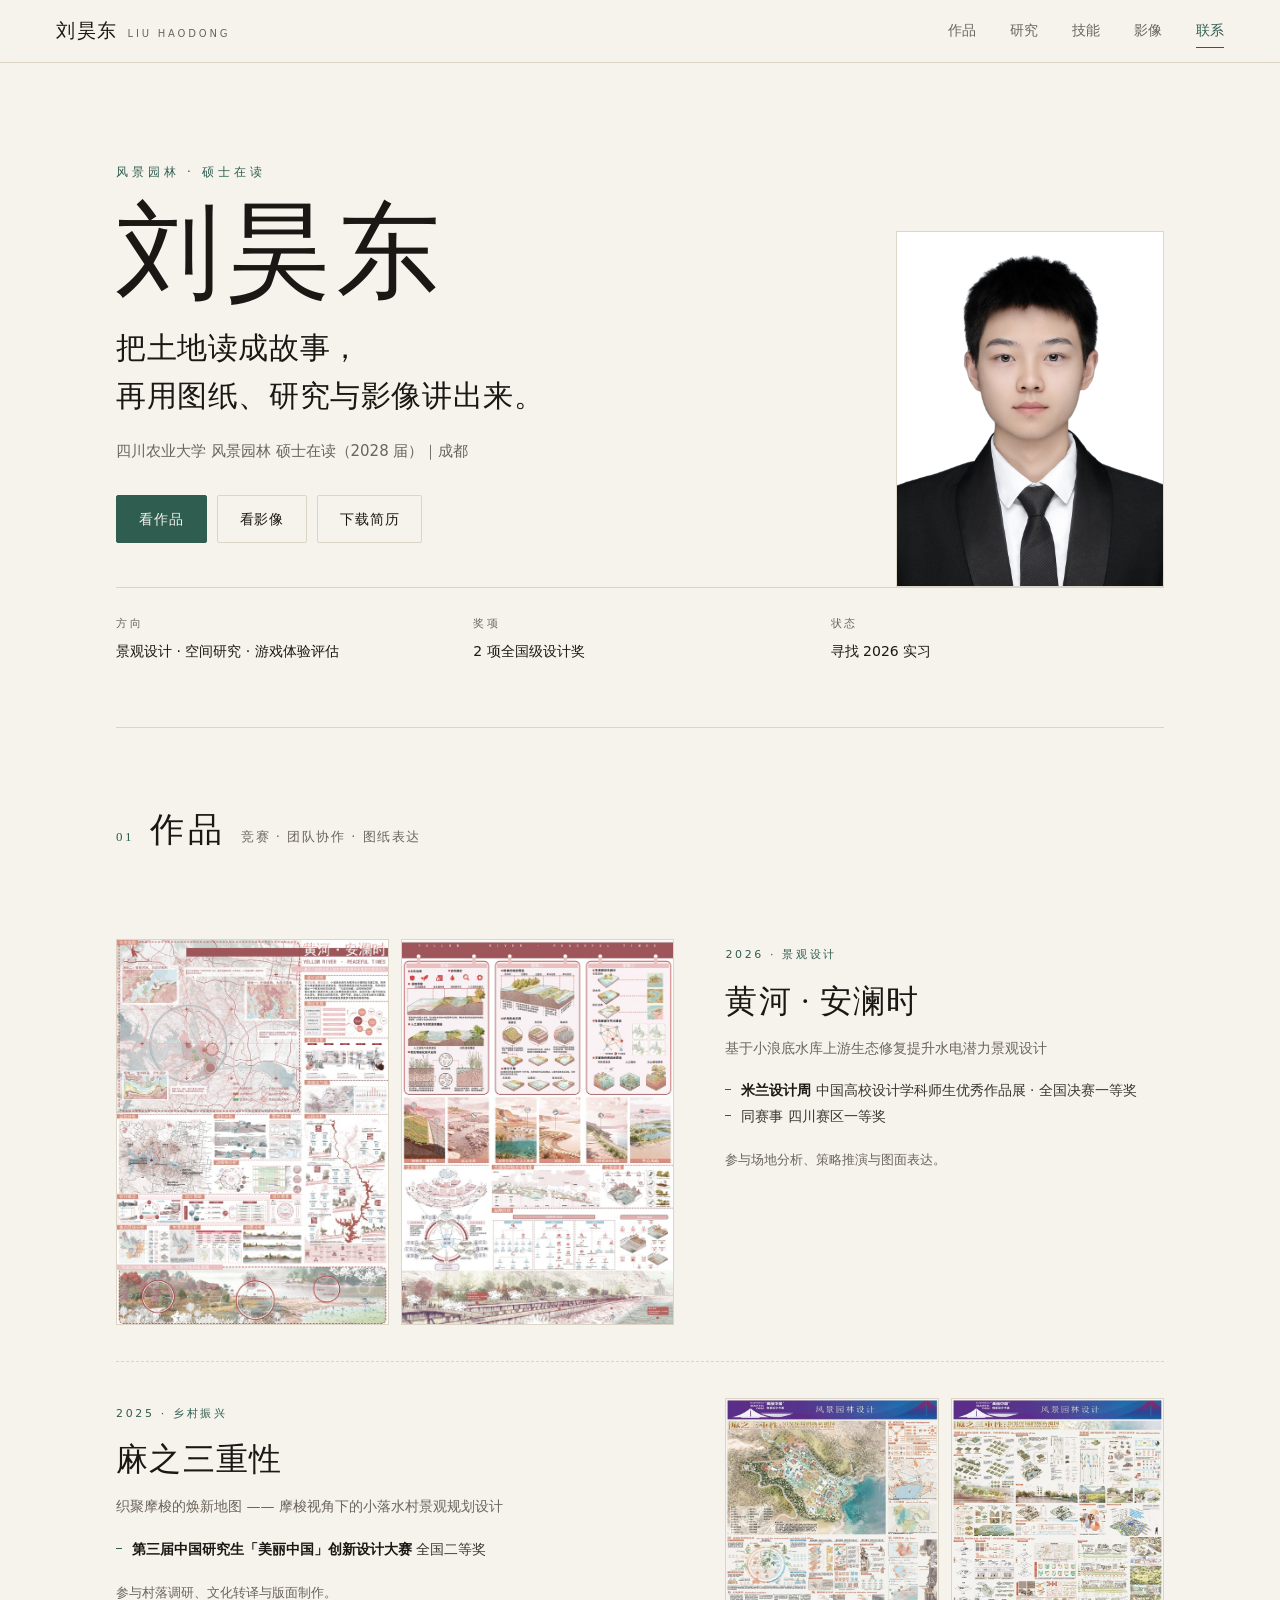
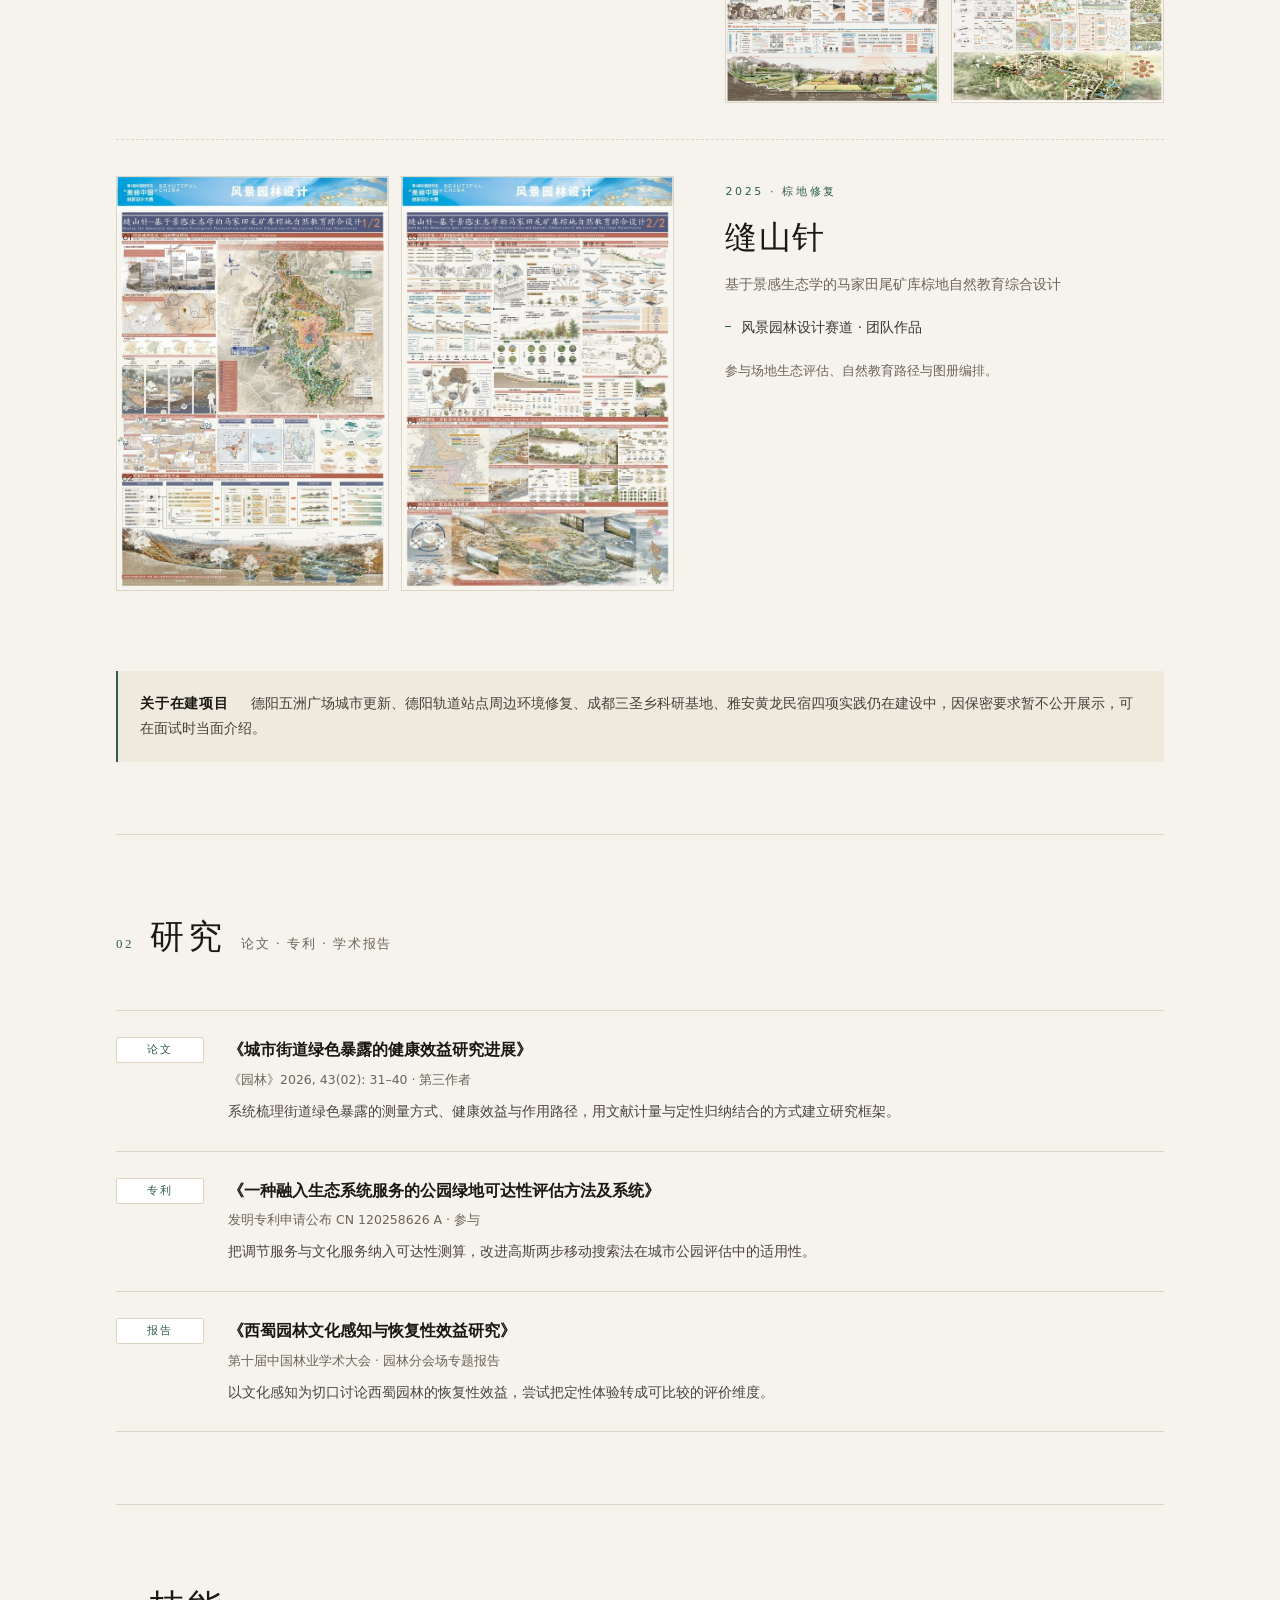
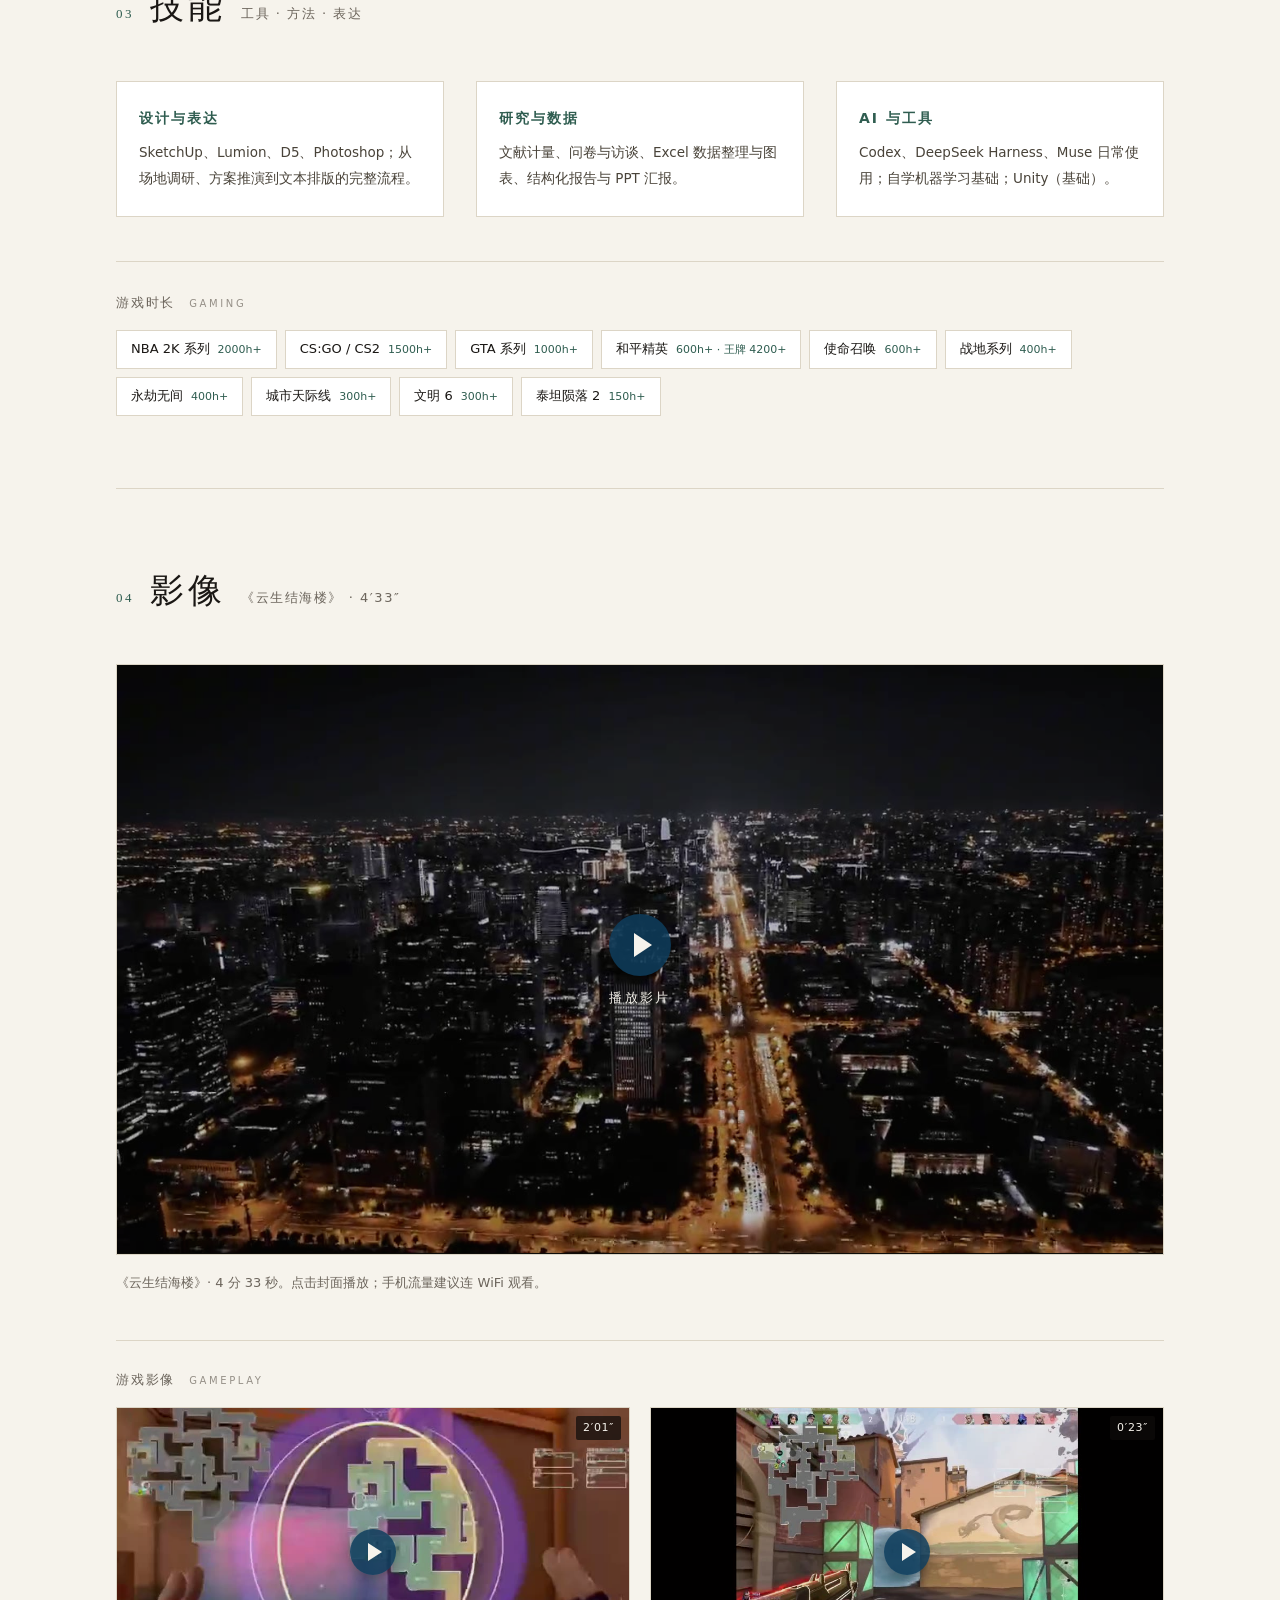
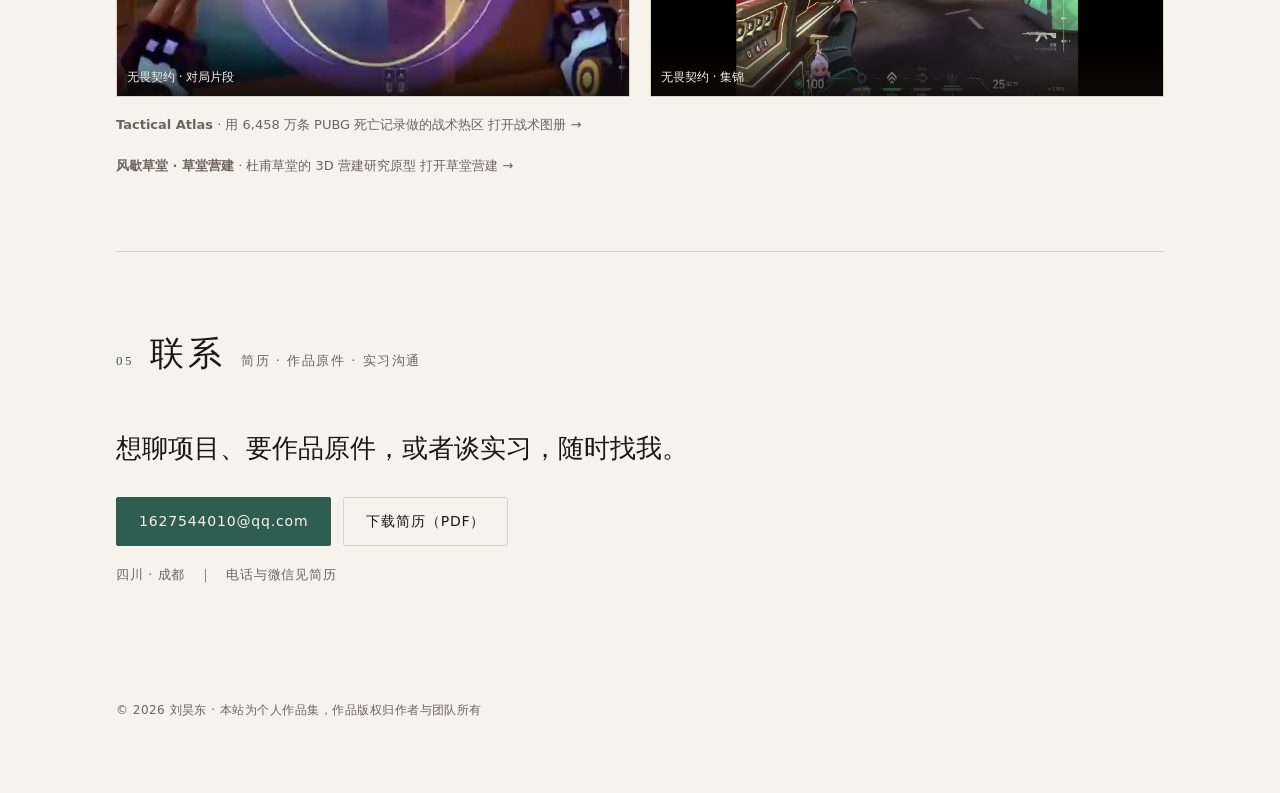
<file: index.html>
<!DOCTYPE html>
<html lang="zh-CN">
<head>
<meta charset="utf-8">
<meta name="viewport" content="width=device-width, initial-scale=1">
<title>刘昊东｜作品集 · 景观设计 / 空间研究 / 影像</title>
<meta name="description" content="刘昊东，四川农业大学风景园林硕士在读。米兰设计周全国一等奖、中国研究生「美丽中国」创新设计大赛全国二等奖。作品集、研究与影像。">
<meta name="author" content="刘昊东">
<meta property="og:title" content="刘昊东｜作品集">
<meta property="og:description" content="风景园林 · 景观设计 / 空间研究 / 游戏体验评估">
<meta property="og:type" content="website">
<link rel="icon" href="data:image/svg+xml,%3Csvg xmlns='http://www.w3.org/2000/svg' viewBox='0 0 32 32'%3E%3Crect width='32' height='32' fill='%232f5d50'/%3E%3Ctext x='16' y='22' font-size='16' text-anchor='middle' fill='%23f6f3ec' font-family='serif'%3E刘%3C/text%3E%3C/svg%3E">
<link rel="stylesheet" href="assets/css/style.css">
<script>document.documentElement.className += " js";</script>
</head>
<body>

<div class="progress" aria-hidden="true"><span id="progressBar"></span></div>

<header class="topbar">
  <a class="brand" href="#top">刘昊东<em>LIU HAODONG</em></a>
  <nav id="nav">
    <a href="#works">作品</a>
    <a href="#research">研究</a>
    <a href="#skills">技能</a>
    <a href="#film">影像</a>
    <a href="#contact">联系</a>
  </nav>
</header>

<main id="top">

  <section class="hero">
    <div class="hero-grid">
      <div class="hero-text">
        <p class="kicker">风景园林 · 硕士在读</p>
        <h1>刘昊东</h1>
        <p class="lede">把土地读成故事，<br>再用图纸、研究与影像讲出来。</p>
        <p class="sub">四川农业大学 风景园林 硕士在读（2028 届）｜成都</p>
        <div class="hero-actions">
          <a class="btn" href="#works">看作品</a>
          <a class="btn ghost" href="#film">看影像</a>
          <a class="btn ghost" href="assets/resume.pdf">下载简历</a>
        </div>
      </div>
      <figure class="hero-portrait" data-parallax>
        <img src="assets/img/portrait.jpg" alt="刘昊东肖像" width="800" height="1064">
      </figure>
    </div>
    <dl class="facts">
      <div><dt>方向</dt><dd>景观设计 · 空间研究 · 游戏体验评估</dd></div>
      <div><dt>奖项</dt><dd>2 项全国级设计奖</dd></div>
      <div><dt>状态</dt><dd>寻找 2026 实习</dd></div>
    </dl>
  </section>

  <section id="works" class="section">
    <header class="sec-head">
      <span class="num">01</span>
      <h2>作品</h2>
      <p>竞赛 · 团队协作 · 图纸表达</p>
    </header>

    <article class="work reveal">
      <div class="work-media">
        <figure class="zoom" data-gallery="huanghe" data-full="assets/img/huanghe-1.jpg?v=3" data-caption="《黄河·安澜时》展板一 · 总平面与策略">
          <img src="assets/img/w/huanghe-1.jpg?v=3" alt="《黄河·安澜时》展板一" loading="lazy">
          <figcaption>展板一</figcaption>
        </figure>
        <figure class="zoom" data-gallery="huanghe" data-full="assets/img/huanghe-2.jpg?v=3" data-caption="《黄河·安澜时》展板二 · 分区与护岸技术">
          <img src="assets/img/w/huanghe-2.jpg?v=3" alt="《黄河·安澜时》展板二" loading="lazy">
          <figcaption>展板二</figcaption>
        </figure>
      </div>
      <div class="work-body">
        <p class="work-year">2026 · 景观设计</p>
        <h3>黄河 · 安澜时</h3>
        <p class="work-sub">基于小浪底水库上游生态修复提升水电潜力景观设计</p>
        <ul class="awards">
          <li><b>米兰设计周</b> 中国高校设计学科师生优秀作品展 · 全国决赛一等奖</li>
          <li>同赛事 四川赛区一等奖</li>
        </ul>
        <p class="work-note">参与场地分析、策略推演与图面表达。</p>
      </div>
    </article>

    <article class="work reveal">
      <div class="work-media">
        <figure class="zoom" data-gallery="hemp" data-full="assets/img/hemp-1.jpg" data-caption="《麻之三重性》展板一">
          <img src="assets/img/w/hemp-1.jpg" alt="《麻之三重性》展板一" loading="lazy">
          <figcaption>展板一</figcaption>
        </figure>
        <figure class="zoom" data-gallery="hemp" data-full="assets/img/hemp-2.jpg" data-caption="《麻之三重性》展板二">
          <img src="assets/img/w/hemp-2.jpg" alt="《麻之三重性》展板二" loading="lazy">
          <figcaption>展板二</figcaption>
        </figure>
      </div>
      <div class="work-body">
        <p class="work-year">2025 · 乡村振兴</p>
        <h3>麻之三重性</h3>
        <p class="work-sub">织聚摩梭的焕新地图 —— 摩梭视角下的小落水村景观规划设计</p>
        <ul class="awards">
          <li><b>第三届中国研究生「美丽中国」创新设计大赛</b> 全国二等奖</li>
        </ul>
        <p class="work-note">参与村落调研、文化转译与版面制作。</p>
      </div>
    </article>

    <article class="work reveal">
      <div class="work-media">
        <figure class="zoom" data-gallery="seam" data-full="assets/img/seam-1.jpg" data-caption="《缝山针》展板一">
          <img src="assets/img/w/seam-1.jpg" alt="《缝山针》展板一" loading="lazy">
          <figcaption>展板一</figcaption>
        </figure>
        <figure class="zoom" data-gallery="seam" data-full="assets/img/seam-2.jpg" data-caption="《缝山针》展板二">
          <img src="assets/img/w/seam-2.jpg" alt="《缝山针》展板二" loading="lazy">
          <figcaption>展板二</figcaption>
        </figure>
      </div>
      <div class="work-body">
        <p class="work-year">2025 · 棕地修复</p>
        <h3>缝山针</h3>
        <p class="work-sub">基于景感生态学的马家田尾矿库棕地自然教育综合设计</p>
        <ul class="awards">
          <li>风景园林设计赛道 · 团队作品</li>
        </ul>
        <p class="work-note">参与场地生态评估、自然教育路径与图册编排。</p>
      </div>
    </article>

    <p class="notice">
      <b>关于在建项目</b>　德阳五洲广场城市更新、德阳轨道站点周边环境修复、成都三圣乡科研基地、雅安黄龙民宿四项实践仍在建设中，因保密要求暂不公开展示，可在面试时当面介绍。
    </p>
  </section>

  <section id="research" class="section">
    <header class="sec-head">
      <span class="num">02</span>
      <h2>研究</h2>
      <p>论文 · 专利 · 学术报告</p>
    </header>

    <ul class="papers">
      <li class="reveal">
        <span class="tag">论文</span>
        <div>
          <p class="paper-title">《城市街道绿色暴露的健康效益研究进展》</p>
          <p class="paper-meta">《园林》2026, 43(02): 31–40 · 第三作者</p>
          <p class="paper-desc">系统梳理街道绿色暴露的测量方式、健康效益与作用路径，用文献计量与定性归纳结合的方式建立研究框架。</p>
        </div>
      </li>
      <li class="reveal">
        <span class="tag">专利</span>
        <div>
          <p class="paper-title">《一种融入生态系统服务的公园绿地可达性评估方法及系统》</p>
          <p class="paper-meta">发明专利申请公布 CN 120258626 A · 参与</p>
          <p class="paper-desc">把调节服务与文化服务纳入可达性测算，改进高斯两步移动搜索法在城市公园评估中的适用性。</p>
        </div>
      </li>
      <li class="reveal">
        <span class="tag">报告</span>
        <div>
          <p class="paper-title">《西蜀园林文化感知与恢复性效益研究》</p>
          <p class="paper-meta">第十届中国林业学术大会 · 园林分会场专题报告</p>
          <p class="paper-desc">以文化感知为切口讨论西蜀园林的恢复性效益，尝试把定性体验转成可比较的评价维度。</p>
        </div>
      </li>
    </ul>
  </section>

  <section id="skills" class="section">
    <header class="sec-head">
      <span class="num">03</span>
      <h2>技能</h2>
      <p>工具 · 方法 · 表达</p>
    </header>

    <div class="skill-grid">
      <div class="skill reveal">
        <h4>设计与表达</h4>
        <p>SketchUp、Lumion、D5、Photoshop；从场地调研、方案推演到文本排版的完整流程。</p>
      </div>
      <div class="skill reveal">
        <h4>研究与数据</h4>
        <p>文献计量、问卷与访谈、Excel 数据整理与图表、结构化报告与 PPT 汇报。</p>
      </div>
      <div class="skill reveal">
        <h4>AI 与工具</h4>
        <p>Codex、DeepSeek Harness、Muse 日常使用；自学机器学习基础；Unity（基础）。</p>
      </div>
    </div>

    <div class="games reveal">
      <h5>游戏时长 <em>GAMING</em></h5>
      <ul class="chips">
        <li>NBA 2K 系列 <span>2000h+</span></li>
        <li>CS:GO / CS2 <span>1500h+</span></li>
        <li>GTA 系列 <span>1000h+</span></li>
        <li>和平精英 <span>600h+ · 王牌 4200+</span></li>
        <li>使命召唤 <span>600h+</span></li>
        <li>战地系列 <span>400h+</span></li>
        <li>永劫无间 <span>400h+</span></li>
        <li>城市天际线 <span>300h+</span></li>
        <li>文明 6 <span>300h+</span></li>
        <li>泰坦陨落 2 <span>150h+</span></li>
      </ul>
    </div>
  </section>

  <section id="film" class="section">
    <header class="sec-head">
      <span class="num">04</span>
      <h2>影像</h2>
      <p>《云生结海楼》 · 4′33″</p>
    </header>

    <div class="film reveal" id="filmWrap">
      <video id="filmVideo" poster="assets/video/poster.jpg" preload="none" playsinline>
        <source src="assets/video/yunsheng.mp4" type="video/mp4">
        你的浏览器不支持视频播放。
      </video>
      <button class="film-play" id="filmPlay" aria-label="播放影片">
        <svg viewBox="0 0 64 64" aria-hidden="true"><circle cx="32" cy="32" r="31" fill="rgba(15,61,92,.86)"/><path d="M26 20l18 12-18 12z" fill="#f6f3ec"/></svg>
        <span>播放影片</span>
      </button>
    </div>
    <p class="film-note">《云生结海楼》· 4 分 33 秒。点击封面播放；手机流量建议连 WiFi 观看。</p>

    <h3 class="clip-head">游戏影像 <em>GAMEPLAY</em></h3>
    <div class="clip-grid">

      <figure class="clip" data-video="assets/video/game/valorant-2.mp4" data-title="无畏契约 · 对局片段">
        <img src="assets/video/game/valorant-2.jpg" alt="无畏契约 对局片段" loading="lazy">
        <span class="clip-play" aria-hidden="true"></span><span class="clip-dur">2′01″</span>
        <figcaption>无畏契约 · 对局片段</figcaption>
      </figure>
      <figure class="clip" data-video="assets/video/game/valorant-3.mp4" data-title="无畏契约 · 集锦">
        <img src="assets/video/game/valorant-3.jpg" alt="无畏契约 集锦" loading="lazy">
        <span class="clip-play" aria-hidden="true"></span><span class="clip-dur">0′23″</span>
        <figcaption>无畏契约 · 集锦</figcaption>
      </figure>
    </div>

    <p class="film-note">
      <b>Tactical Atlas</b> · 用 6,458 万条 PUBG 死亡记录做的战术热区
      <a href="tactical-atlas/">打开战术图册 →</a>
    </p>

    <p class="film-note">
      <b>风歇草堂 · 草堂营建</b> · 杜甫草堂的 3D 营建研究原型
      <a href="dufu-garden.html">打开草堂营建 →</a>
    </p>
  </section>

  <section id="contact" class="section contact">
    <header class="sec-head">
      <span class="num">05</span>
      <h2>联系</h2>
      <p>简历 · 作品原件 · 实习沟通</p>
    </header>
    <p class="contact-lede">想聊项目、要作品原件，或者谈实习，随时找我。</p>
    <div class="contact-actions">
      <a class="btn" href="mailto:1627544010@qq.com">1627544010@qq.com</a>
      <a class="btn ghost" href="assets/resume.pdf">下载简历（PDF）</a>
    </div>
    <p class="contact-meta">四川 · 成都　｜　电话与微信见简历</p>
  </section>

</main>

<footer>
  <p>© 2026 刘昊东 · 本站为个人作品集，作品版权归作者与团队所有</p>
</footer>

<div class="lightbox" id="lightbox" aria-hidden="true" role="dialog" aria-label="作品图预览">
  <button class="lb-btn lb-prev" aria-label="上一张">‹</button>
  <figure class="lb-stage">
    <img alt="">
    <video controls playsinline hidden></video>
    <figcaption></figcaption>
  </figure>
  <button class="lb-btn lb-next" aria-label="下一张">›</button>
  <button class="lb-close" aria-label="关闭">×</button>
  <span class="lb-count"></span>
</div>

<script src="assets/js/main.js"></script>
</body>
</html>
</file>
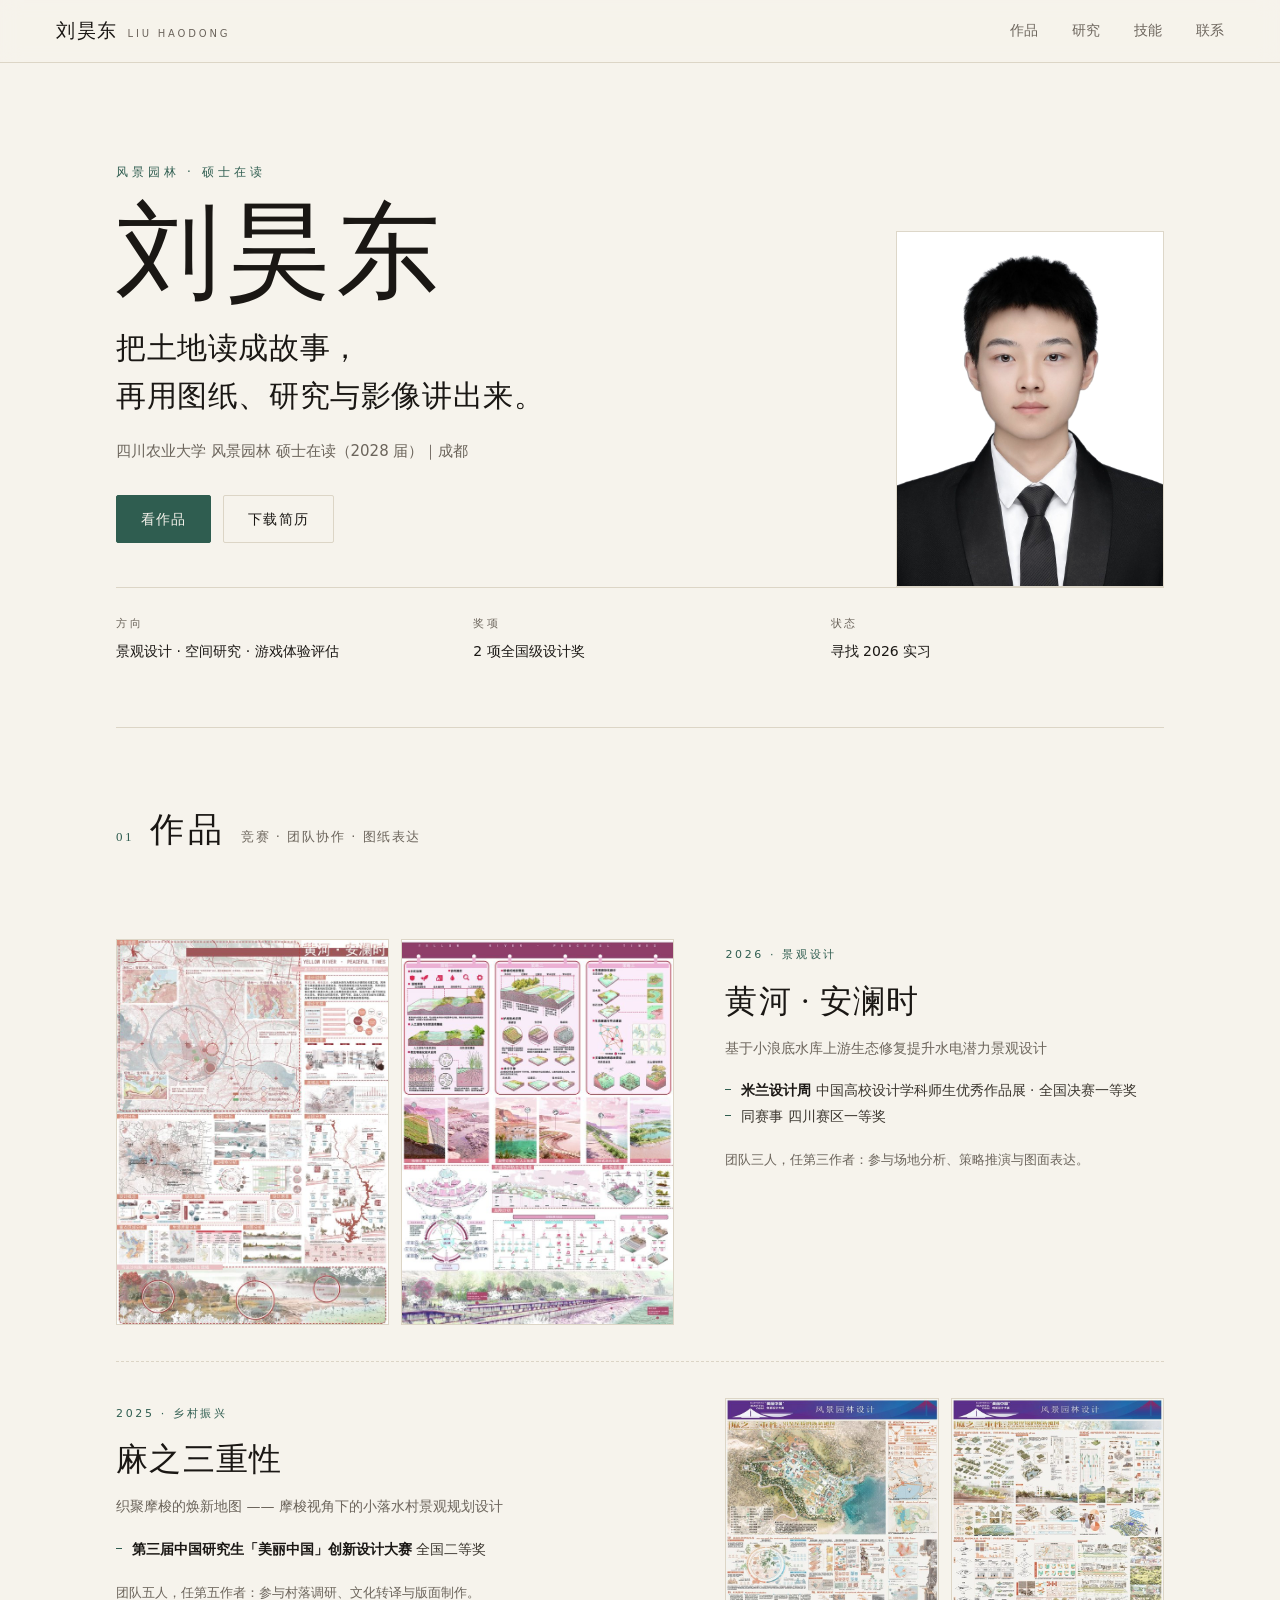
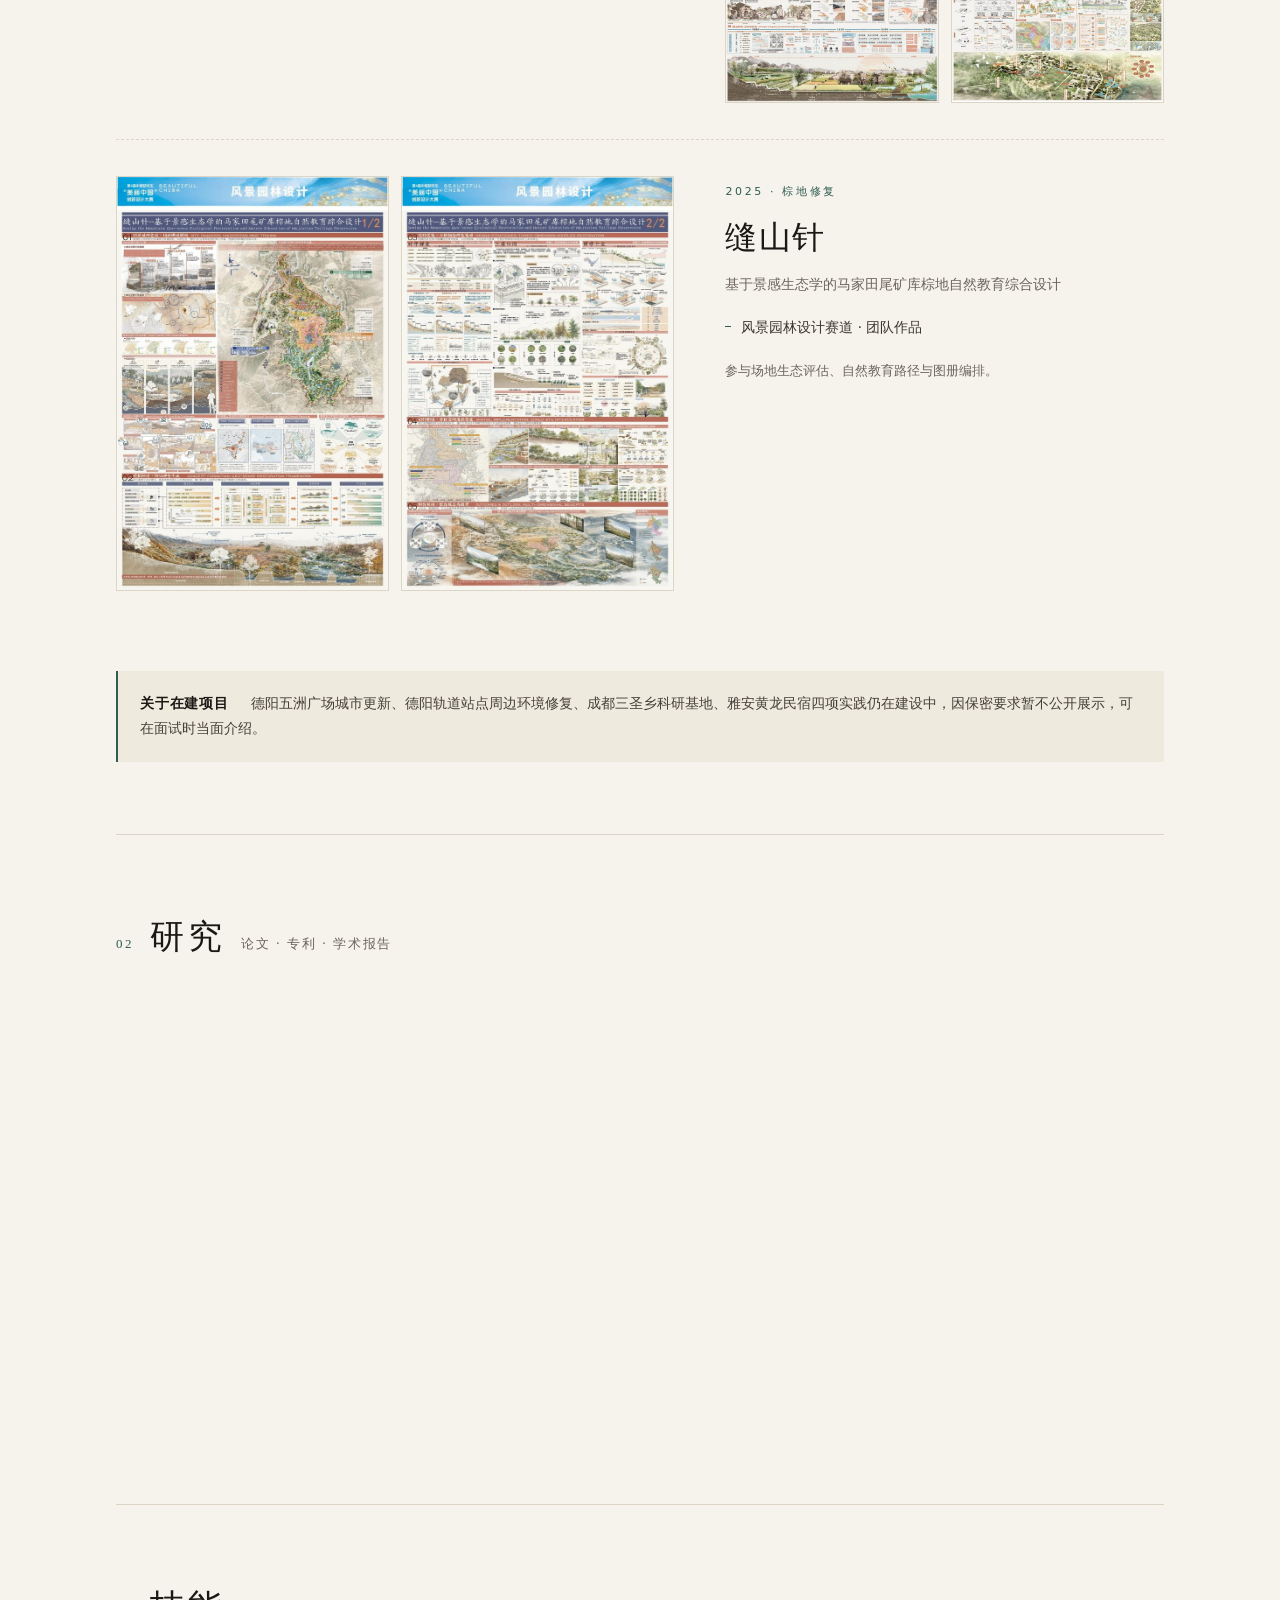
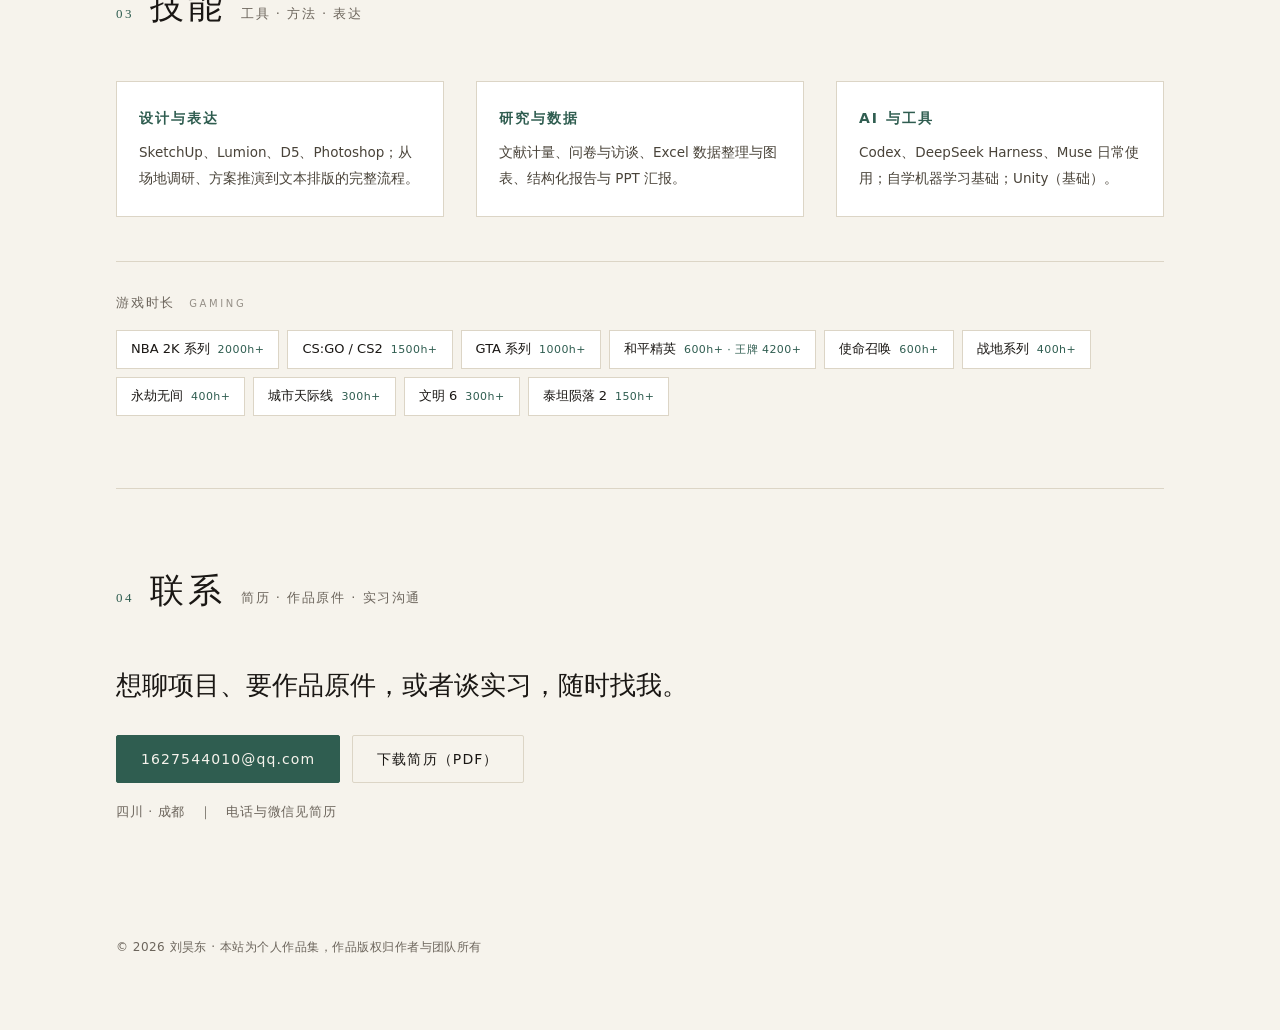
<file: portfolio/index.html>
<!DOCTYPE html>
<html lang="zh-CN">
<head>
<meta charset="utf-8">
<meta name="viewport" content="width=device-width, initial-scale=1">
<title>刘昊东｜作品集 · 景观设计 / 空间研究</title>
<meta name="description" content="刘昊东，四川农业大学风景园林硕士在读。米兰设计周全国一等奖、中国研究生「美丽中国」创新设计大赛全国二等奖。作品集与研究成果。">
<meta name="author" content="刘昊东">
<meta property="og:title" content="刘昊东｜作品集">
<meta property="og:description" content="风景园林 · 景观设计 / 空间研究 / 游戏体验评估">
<meta property="og:type" content="website">
<link rel="icon" href="data:image/svg+xml,%3Csvg xmlns='http://www.w3.org/2000/svg' viewBox='0 0 32 32'%3E%3Crect width='32' height='32' fill='%232f5d50'/%3E%3Ctext x='16' y='22' font-size='16' text-anchor='middle' fill='%23f6f3ec' font-family='serif'%3E刘%3C/text%3E%3C/svg%3E">
<link rel="stylesheet" href="assets/css/style.css">
<script>document.documentElement.className += " js";</script>
</head>
<body>

<header class="topbar">
  <a class="brand" href="#top">刘昊东<em>LIU HAODONG</em></a>
  <nav>
    <a href="#works">作品</a>
    <a href="#research">研究</a>
    <a href="#skills">技能</a>
    <a href="#contact">联系</a>
  </nav>
</header>

<main id="top">

  <section class="hero">
    <div class="hero-grid">
      <div class="hero-text">
        <p class="kicker">风景园林 · 硕士在读</p>
        <h1>刘昊东</h1>
        <p class="lede">把土地读成故事，<br>再用图纸、研究与影像讲出来。</p>
        <p class="sub">四川农业大学 风景园林 硕士在读（2028 届）｜成都</p>
        <div class="hero-actions">
          <a class="btn" href="#works">看作品</a>
          <a class="btn ghost" href="assets/resume.pdf">下载简历</a>
        </div>
      </div>
      <figure class="hero-portrait">
        <img src="assets/img/portrait.jpg" alt="刘昊东肖像" width="800" height="1064">
      </figure>
    </div>
    <dl class="facts">
      <div><dt>方向</dt><dd>景观设计 · 空间研究 · 游戏体验评估</dd></div>
      <div><dt>奖项</dt><dd>2 项全国级设计奖</dd></div>
      <div><dt>状态</dt><dd>寻找 2026 实习</dd></div>
    </dl>
  </section>

  <section id="works" class="section">
    <header class="sec-head">
      <span class="num">01</span>
      <h2>作品</h2>
      <p>竞赛 · 团队协作 · 图纸表达</p>
    </header>

    <article class="work reveal">
      <div class="work-media">
        <figure><img src="assets/img/w/huanghe-1.jpg" data-full="assets/img/huanghe-1.jpg" alt="《黄河·安澜时》展板一"></figure>
        <figure><img src="assets/img/w/huanghe-2.jpg" data-full="assets/img/huanghe-2.jpg" alt="《黄河·安澜时》展板二" loading="lazy"></figure>
      </div>
      <div class="work-body">
        <p class="work-year">2026 · 景观设计</p>
        <h3>黄河 · 安澜时</h3>
        <p class="work-sub">基于小浪底水库上游生态修复提升水电潜力景观设计</p>
        <ul class="awards">
          <li><b>米兰设计周</b> 中国高校设计学科师生优秀作品展 · 全国决赛一等奖</li>
          <li>同赛事 四川赛区一等奖</li>
        </ul>
        <p class="work-note">团队三人，任第三作者：参与场地分析、策略推演与图面表达。</p>
      </div>
    </article>

    <article class="work reveal">
      <div class="work-media">
        <figure><img src="assets/img/w/hemp-1.jpg" data-full="assets/img/hemp-1.jpg" alt="《麻之三重性》展板一" loading="lazy"></figure>
        <figure><img src="assets/img/w/hemp-2.jpg" data-full="assets/img/hemp-2.jpg" alt="《麻之三重性》展板二" loading="lazy"></figure>
      </div>
      <div class="work-body">
        <p class="work-year">2025 · 乡村振兴</p>
        <h3>麻之三重性</h3>
        <p class="work-sub">织聚摩梭的焕新地图 —— 摩梭视角下的小落水村景观规划设计</p>
        <ul class="awards">
          <li><b>第三届中国研究生「美丽中国」创新设计大赛</b> 全国二等奖</li>
        </ul>
        <p class="work-note">团队五人，任第五作者：参与村落调研、文化转译与版面制作。</p>
      </div>
    </article>

    <article class="work reveal">
      <div class="work-media">
        <figure><img src="assets/img/w/seam-1.jpg" data-full="assets/img/seam-1.jpg" alt="《缝山针》展板一" loading="lazy"></figure>
        <figure><img src="assets/img/w/seam-2.jpg" data-full="assets/img/seam-2.jpg" alt="《缝山针》展板二" loading="lazy"></figure>
      </div>
      <div class="work-body">
        <p class="work-year">2025 · 棕地修复</p>
        <h3>缝山针</h3>
        <p class="work-sub">基于景感生态学的马家田尾矿库棕地自然教育综合设计</p>
        <ul class="awards">
          <li>风景园林设计赛道 · 团队作品</li>
        </ul>
        <p class="work-note">参与场地生态评估、自然教育路径与图册编排。</p>
      </div>
    </article>

    <p class="notice">
      <b>关于在建项目</b>　德阳五洲广场城市更新、德阳轨道站点周边环境修复、成都三圣乡科研基地、雅安黄龙民宿四项实践仍在建设中，因保密要求暂不公开展示，可在面试时当面介绍。
    </p>
  </section>

  <section id="research" class="section">
    <header class="sec-head">
      <span class="num">02</span>
      <h2>研究</h2>
      <p>论文 · 专利 · 学术报告</p>
    </header>

    <ul class="papers">
      <li class="reveal">
        <span class="tag">论文</span>
        <div>
          <p class="paper-title">《城市街道绿色暴露的健康效益研究进展》</p>
          <p class="paper-meta">《园林》2026, 43(02): 31–40 · 第三作者</p>
          <p class="paper-desc">系统梳理街道绿色暴露的测量方式、健康效益与作用路径，用文献计量与定性归纳结合的方式建立研究框架。</p>
        </div>
      </li>
      <li class="reveal">
        <span class="tag">专利</span>
        <div>
          <p class="paper-title">《一种融入生态系统服务的公园绿地可达性评估方法及系统》</p>
          <p class="paper-meta">发明专利申请公布 CN 120258626 A · 参与</p>
          <p class="paper-desc">把调节服务与文化服务纳入可达性测算，改进高斯两步移动搜索法在城市公园评估中的适用性。</p>
        </div>
      </li>
      <li class="reveal">
        <span class="tag">报告</span>
        <div>
          <p class="paper-title">《西蜀园林文化感知与恢复性效益研究》</p>
          <p class="paper-meta">第十届中国林业学术大会 · 园林分会场专题报告</p>
          <p class="paper-desc">以文化感知为切口讨论西蜀园林的恢复性效益，尝试把定性体验转成可比较的评价维度。</p>
        </div>
      </li>
    </ul>
  </section>

  <section id="skills" class="section">
    <header class="sec-head">
      <span class="num">03</span>
      <h2>技能</h2>
      <p>工具 · 方法 · 表达</p>
    </header>

    <div class="skill-grid">
      <div class="skill reveal">
        <h4>设计与表达</h4>
        <p>SketchUp、Lumion、D5、Photoshop；从场地调研、方案推演到文本排版的完整流程。</p>
      </div>
      <div class="skill reveal">
        <h4>研究与数据</h4>
        <p>文献计量、问卷与访谈、Excel 数据整理与图表、结构化报告与 PPT 汇报。</p>
      </div>
      <div class="skill reveal">
        <h4>AI 与工具</h4>
        <p>Codex、DeepSeek Harness、Muse 日常使用；自学机器学习基础；Unity（基础）。</p>
      </div>
    </div>

    <div class="games reveal">
      <h5>游戏时长 <em>GAMING</em></h5>
      <ul class="chips">
        <li>NBA 2K 系列 <span>2000h+</span></li>
        <li>CS:GO / CS2 <span>1500h+</span></li>
        <li>GTA 系列 <span>1000h+</span></li>
        <li>和平精英 <span>600h+ · 王牌 4200+</span></li>
        <li>使命召唤 <span>600h+</span></li>
        <li>战地系列 <span>400h+</span></li>
        <li>永劫无间 <span>400h+</span></li>
        <li>城市天际线 <span>300h+</span></li>
        <li>文明 6 <span>300h+</span></li>
        <li>泰坦陨落 2 <span>150h+</span></li>
      </ul>
    </div>
  </section>

  <section id="contact" class="section contact">
    <header class="sec-head">
      <span class="num">04</span>
      <h2>联系</h2>
      <p>简历 · 作品原件 · 实习沟通</p>
    </header>
    <p class="contact-lede">想聊项目、要作品原件，或者谈实习，随时找我。</p>
    <div class="contact-actions">
      <a class="btn" href="mailto:1627544010@qq.com">1627544010@qq.com</a>
      <a class="btn ghost" href="assets/resume.pdf">下载简历（PDF）</a>
    </div>
    <p class="contact-meta">四川 · 成都　｜　电话与微信见简历</p>
  </section>

</main>

<footer>
  <p>© 2026 刘昊东 · 本站为个人作品集，作品版权归作者与团队所有</p>
</footer>

<div class="lightbox" id="lightbox" aria-hidden="true">
  <button class="lb-close" aria-label="关闭">×</button>
  <img alt="">
</div>

<script src="assets/js/main.js"></script>
</body>
</html>
</file>
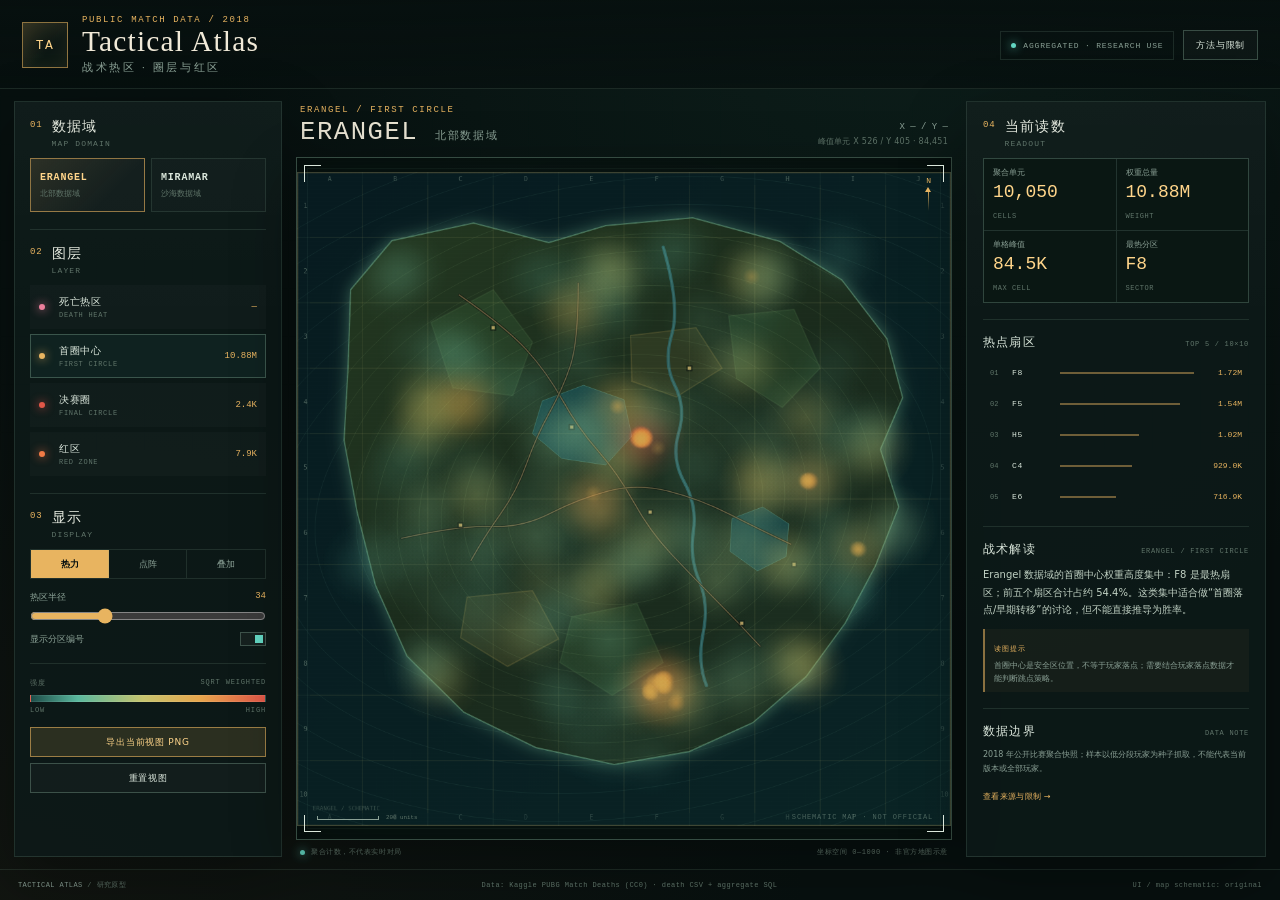
<file: tactical-atlas/index.html>
<!doctype html>
<html lang="zh-CN">
  <head>
    <meta charset="UTF-8" />
    <meta name="viewport" content="width=device-width, initial-scale=1.0" />
    <meta name="theme-color" content="#07100f" />
    <link
      rel="icon"
      href="data:image/svg+xml,<svg xmlns='http://www.w3.org/2000/svg' viewBox='0 0 64 64'><rect width='64' height='64' fill='%2307100f'/><path d='M12 16h40v6H12zm0 26h40v6H12zM18 22h8v20h-8zm20 0h8v20h-8z' fill='%23e8b460'/></svg>"
    />
    <title>Tactical Atlas · 战术热区</title>
    <meta
      name="description"
      content="基于 PUBG 公开比赛聚合数据的战术圈层与红区可视化原型。"
    />
    <link rel="stylesheet" href="./styles.css" />
  </head>
  <body>
    <div id="app">
      <header class="topbar">
        <div class="brand">
          <span class="brand-mark">TA</span>
          <div>
            <p class="eyebrow">PUBLIC MATCH DATA / 2018</p>
            <h1>Tactical Atlas</h1>
            <p class="brand-cn">战术热区 · 圈层与红区</p>
          </div>
        </div>
        <div class="topbar-meta">
          <span class="data-pill"><i></i>AGGREGATED · RESEARCH USE</span>
          <button class="ghost-btn" id="method-btn" type="button">方法与限制</button>
        </div>
      </header>

      <main class="workspace">
        <aside class="panel controls" aria-label="筛选与显示控制">
          <section class="control-section">
            <div class="section-heading">
              <span>01</span>
              <div>
                <h2>数据域</h2>
                <p>MAP DOMAIN</p>
              </div>
            </div>
            <div class="map-switch" role="tablist" aria-label="选择地图">
              <button type="button" data-map="ERANGEL" class="is-active" role="tab">
                <strong>ERANGEL</strong>
                <small>北部数据域</small>
              </button>
              <button type="button" data-map="MIRAMAR" role="tab">
                <strong>MIRAMAR</strong>
                <small>沙海数据域</small>
              </button>
            </div>
          </section>

          <section class="control-section">
            <div class="section-heading">
              <span>02</span>
              <div>
                <h2>图层</h2>
                <p>LAYER</p>
              </div>
            </div>
            <div class="layer-list" role="tablist" aria-label="选择图层">
              <button type="button" data-layer="death" role="tab">
                <span class="layer-dot dot-death"></span>
                <span><strong>死亡热区</strong><small>DEATH HEAT</small></span>
                <em data-count="death">—</em>
              </button>
              <button type="button" data-layer="first" class="is-active" role="tab">
                <span class="layer-dot dot-amber"></span>
                <span><strong>首圈中心</strong><small>FIRST CIRCLE</small></span>
                <em data-count="first">—</em>
              </button>
              <button type="button" data-layer="last" role="tab">
                <span class="layer-dot dot-red"></span>
                <span><strong>决赛圈</strong><small>FINAL CIRCLE</small></span>
                <em data-count="last">—</em>
              </button>
              <button type="button" data-layer="red" role="tab">
                <span class="layer-dot dot-orange"></span>
                <span><strong>红区</strong><small>RED ZONE</small></span>
                <em data-count="red">—</em>
              </button>
            </div>
            <div class="death-filters" id="death-controls" hidden>
              <div class="mini-label">时间段 <span>PHASE</span></div>
              <div class="phase-chips" role="group" aria-label="死亡时间段">
                <button type="button" data-phase="all" class="is-active">全部</button>
                <button type="button" data-phase="early">0–3′</button>
                <button type="button" data-phase="earlyMid">3–10′</button>
                <button type="button" data-phase="mid">10–20′</button>
                <button type="button" data-phase="late">20–30′</button>
                <button type="button" data-phase="final">30′+</button>
              </div>
              <label class="cause-row" for="cause-select">
                <span>死因 <small>CAUSE</small></span>
                <select id="cause-select">
                  <option value="all">全部死因</option>
                  <option value="rifle">步枪</option>
                  <option value="sniper">狙击</option>
                  <option value="shotgun">霰弹/近战</option>
                  <option value="vehicle">载具</option>
                  <option value="zone">毒圈/环境</option>
                  <option value="other">其他</option>
                </select>
              </label>
              <p class="death-status" id="death-status">首次点击“死亡热区”会加载 65M 条明细的聚合结果。</p>
            </div>
          </section>

          <section class="control-section">
            <div class="section-heading">
              <span>03</span>
              <div>
                <h2>显示</h2>
                <p>DISPLAY</p>
              </div>
            </div>
            <div class="segmented" role="group" aria-label="显示模式">
              <button type="button" data-view="heat" class="is-active">热力</button>
              <button type="button" data-view="points">点阵</button>
              <button type="button" data-view="both">叠加</button>
            </div>
            <label class="range-row" for="radius">
              <span>热区半径</span>
              <strong id="radius-value">34</strong>
              <input id="radius" type="range" min="14" max="80" value="34" step="2" />
            </label>
            <label class="toggle-row" for="show-sectors">
              <span>显示分区编号</span>
              <input id="show-sectors" type="checkbox" checked />
              <i></i>
            </label>
          </section>

          <div class="legend">
            <div class="legend-head"><span>强度</span><span>SQRT WEIGHTED</span></div>
            <div class="legend-bar"></div>
            <div class="legend-scale"><span>LOW</span><span>HIGH</span></div>
          </div>

          <div class="control-actions">
            <button type="button" id="export-btn" class="primary-btn">导出当前视图 PNG</button>
            <button type="button" id="reset-btn" class="ghost-btn">重置视图</button>
          </div>
        </aside>

        <section class="map-stage" aria-label="战术热区地图">
          <div class="map-head">
            <div>
              <p class="eyebrow" id="map-eyebrow">ERANGEL / DATA DOMAIN</p>
              <h2 id="map-title">ERANGEL <span>北部数据域</span></h2>
            </div>
            <div class="map-readout">
              <span id="coordinate">X — / Y —</span>
              <small id="hover-label">移动指针查看单元计数</small>
            </div>
          </div>

          <div class="map-frame" id="map-frame">
            <canvas id="map-canvas" width="1000" height="1000" aria-label="PUBG 公开比赛数据战术热区"></canvas>
            <div class="map-scanline" aria-hidden="true"></div>
            <div class="map-corner tl"></div>
            <div class="map-corner tr"></div>
            <div class="map-corner bl"></div>
            <div class="map-corner br"></div>
            <div class="map-compass" aria-hidden="true">
              <span>N</span>
              <i></i>
            </div>
            <div class="map-scale" aria-hidden="true"><span></span><small>200 units</small></div>
            <div class="tooltip" id="tooltip" hidden>
              <small id="tip-sector">SECTOR —</small>
              <strong id="tip-count">—</strong>
              <span id="tip-coord">X — / Y —</span>
            </div>
            <div class="map-stamp">SCHEMATIC MAP · NOT OFFICIAL</div>
          </div>

          <div class="map-caption">
            <span><i class="live-dot"></i> 聚合计数，不代表实时对局</span>
            <span>坐标空间 0—1000 · 非官方地图示意</span>
          </div>
        </section>

        <aside class="panel insights" aria-label="读数与战术解读">
          <section>
            <div class="section-heading">
              <span>04</span>
              <div>
                <h2>当前读数</h2>
                <p>READOUT</p>
              </div>
            </div>
            <div class="stat-grid">
              <div class="stat">
                <span>聚合单元</span>
                <strong id="stat-cells">—</strong>
                <small>CELLS</small>
              </div>
              <div class="stat">
                <span>权重总量</span>
                <strong id="stat-weight">—</strong>
                <small>WEIGHT</small>
              </div>
              <div class="stat">
                <span>单格峰值</span>
                <strong id="stat-max">—</strong>
                <small>MAX CELL</small>
              </div>
              <div class="stat">
                <span>最热分区</span>
                <strong id="stat-sector">—</strong>
                <small>SECTOR</small>
              </div>
            </div>
          </section>

          <section class="hot-section">
            <div class="section-title-row">
              <h3>热点扇区</h3>
              <span>TOP 5 / 10×10</span>
            </div>
            <ol id="hot-list" class="hot-list"></ol>
          </section>

          <section class="insight-section">
            <div class="section-title-row">
              <h3>战术解读</h3>
              <span id="insight-tag">AUTO</span>
            </div>
            <p id="insight-text" class="insight-text">载入数据中…</p>
            <div class="insight-callout">
              <span>读图提示</span>
              <p id="insight-note">热区是聚合计数，不是因果结论。</p>
            </div>
          </section>

          <section class="source-section">
            <div class="section-title-row">
              <h3>数据边界</h3>
              <span>DATA NOTE</span>
            </div>
            <p>2018 年公开比赛聚合快照；样本以低分段玩家为种子抓取，不能代表当前版本或全部玩家。</p>
            <button type="button" id="method-link" class="text-btn">查看来源与限制 →</button>
          </section>
        </aside>
      </main>

      <footer class="bottombar">
        <span><b>TACTICAL ATLAS</b> / 研究原型</span>
        <span>Data: Kaggle PUBG Match Deaths (CC0) · death CSV + aggregate SQL</span>
        <span>UI / map schematic: original</span>
      </footer>
    </div>

    <dialog id="method-dialog" class="method-dialog">
      <form method="dialog">
        <button class="dialog-close" aria-label="关闭">×</button>
        <p class="eyebrow">METHOD / ATTRIBUTION / LIMITS</p>
        <h2>这不是官方地图，也不是实时数据</h2>
        <p>
          本页把公开比赛数据中的<strong>首圈中心、决赛圈、红区</strong>落点聚合到 0—1000
          的坐标空间，用日志强度的热区显示集中程度。底图为原创示意地图，只保留坐标、网格与分区，不使用 PUBG 官方地图、Logo 或音乐。
        </p>
        <h3>数据来源</h3>
        <ul>
          <li>Kaggle: <a href="https://www.kaggle.com/datasets/skihikingkevin/pubg-match-deaths" target="_blank" rel="noreferrer">PUBG Match Deaths and Statistics</a>（页面标注 CC0）</li>
          <li>聚合 SQL 快照：<a href="https://github.com/zcyoop/pubg_data_analysis" target="_blank" rel="noreferrer">zcyoop/pubg_data_analysis</a>（仅使用数值聚合）</li>
          <li>参考仓库：<a href="https://github.com/KaiserW/pubg-data" target="_blank" rel="noreferrer">KaiserW/pubg-data</a></li>
        </ul>
        <h3>限制</h3>
        <ul>
          <li>圈层/红区来自聚合 SQL 快照；死亡热区来自 6500 万条死亡明细的 100×100 网格聚合。</li>
          <li>2018 年数据，不代表当前版本；样本存在低分段种子偏差。</li>
          <li>聚合单元与“人数/场次”的确切口径未完全可核验，页面只标为“权重”，不把它解释为绝对玩家数。</li>
          <li>热区显示相关性，不构成因果结论；不能替代比赛复盘。</li>
          <li>仓库无 LICENSE；本项目为本地研究/教学原型，公开发布或商用前需解决授权与商标问题。</li>
        </ul>
        <div class="dialog-actions">
          <a class="primary-btn" href="https://www.kaggle.com/datasets/skihikingkevin/pubg-match-deaths" target="_blank" rel="noreferrer">打开 Kaggle 数据页</a>
          <button class="ghost-btn" value="close">关闭</button>
        </div>
      </form>
    </dialog>

    <script type="module" src="./src/app.js"></script>
  </body>
</html>
</file>
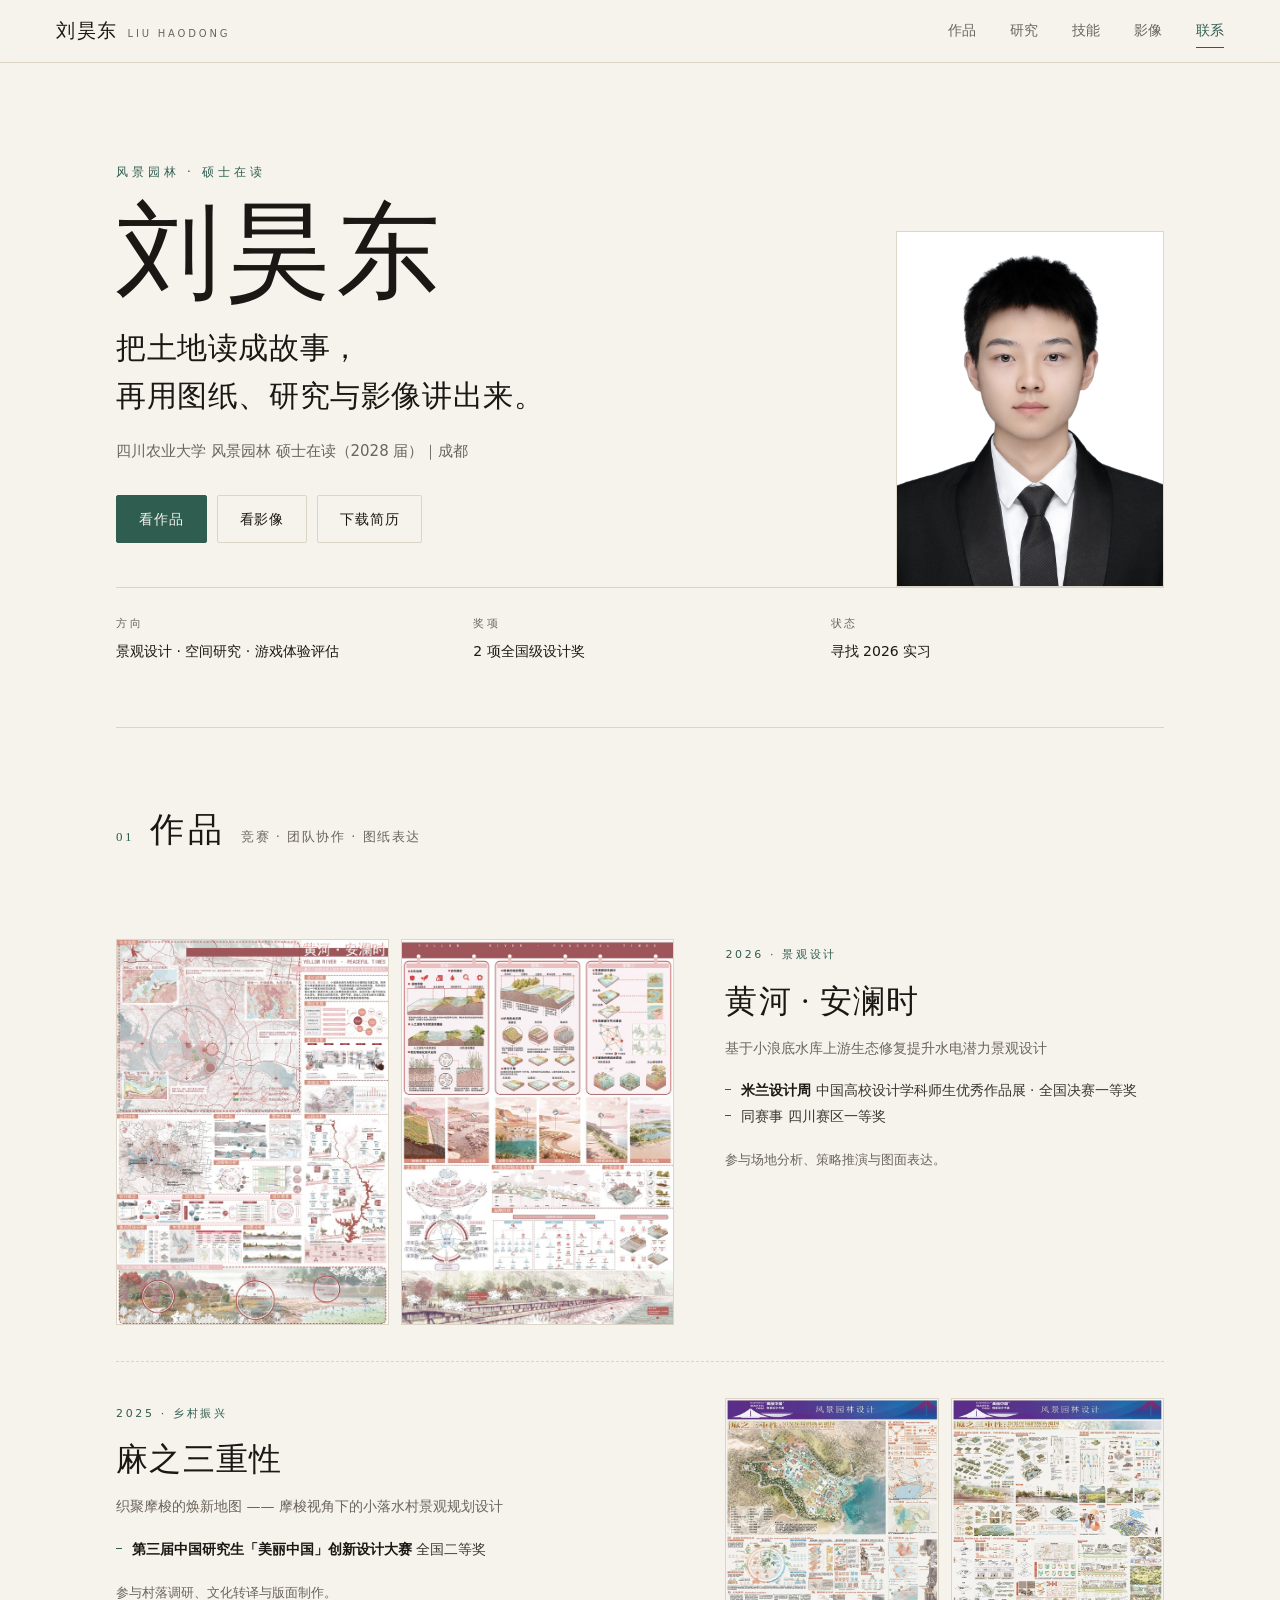
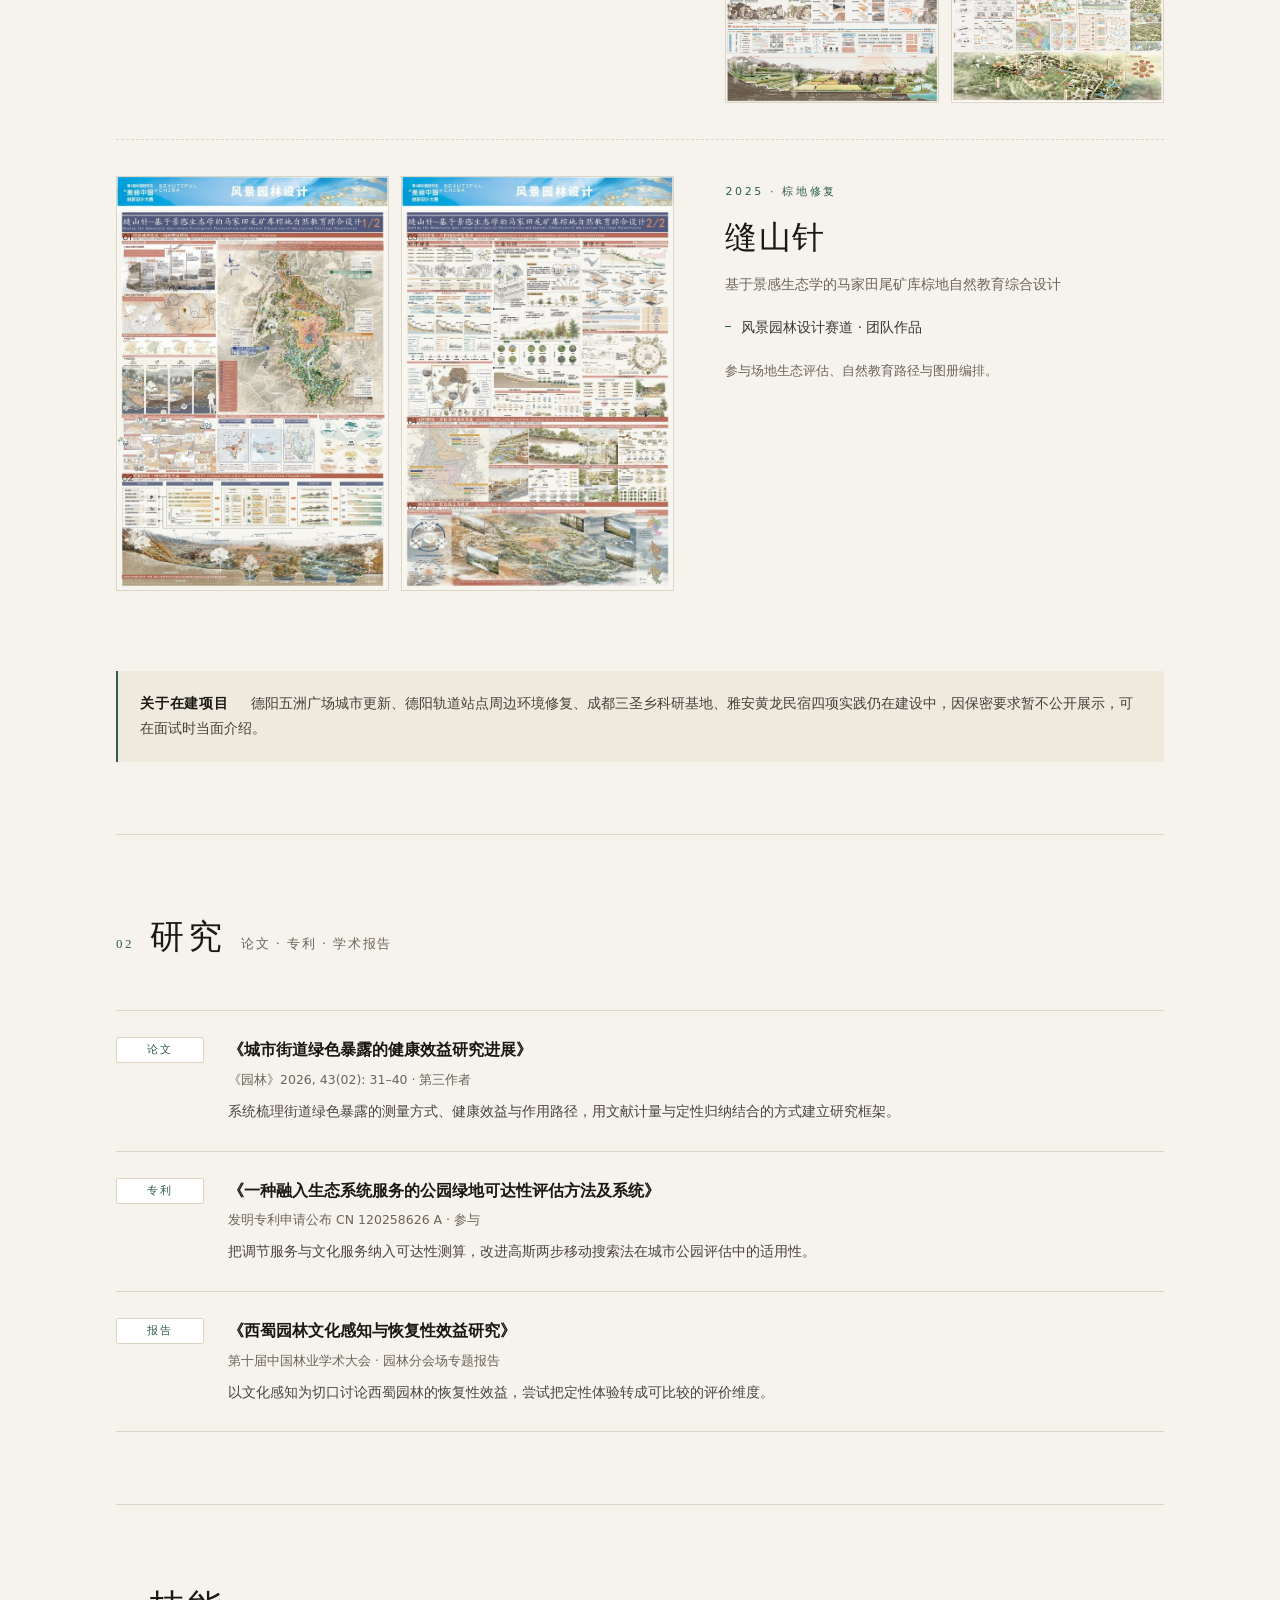
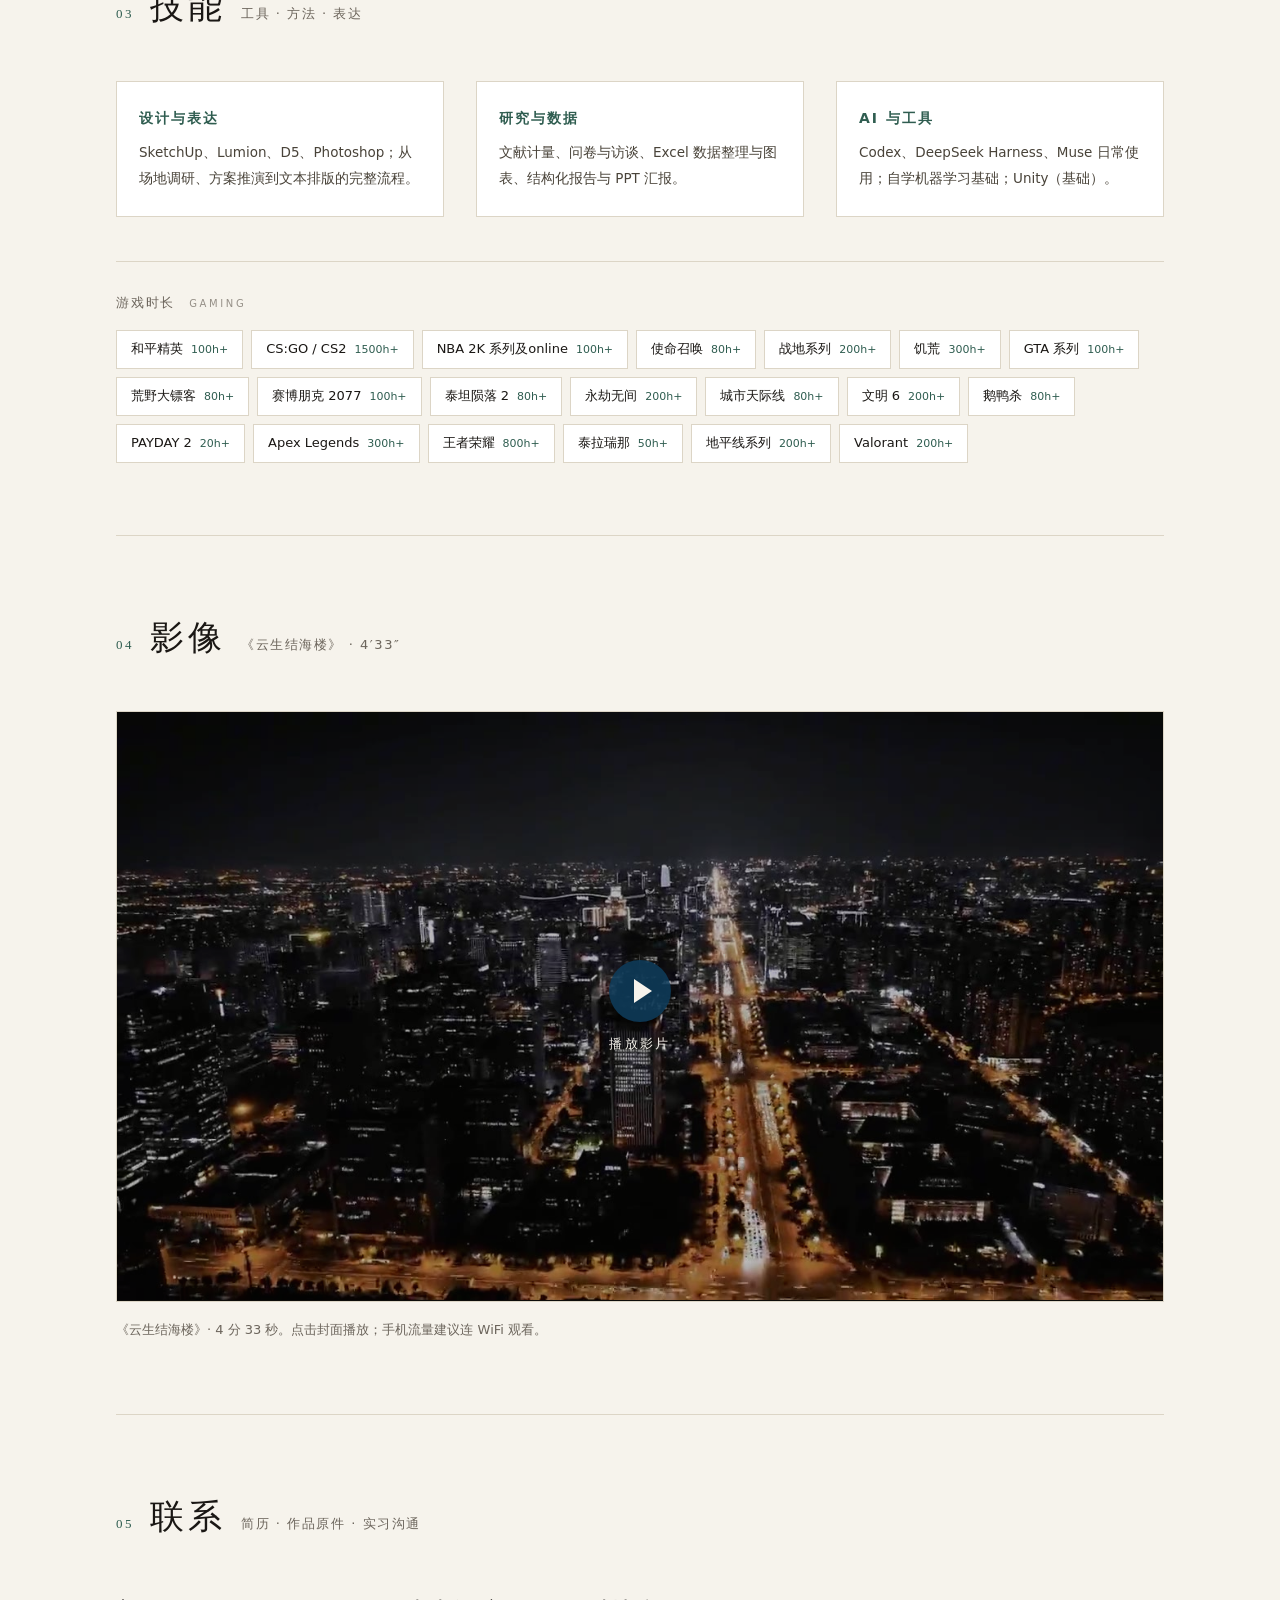
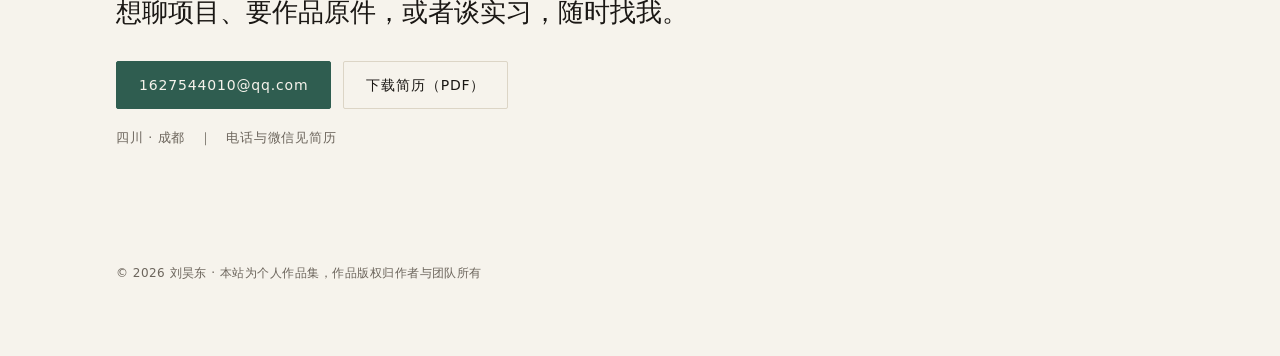
<file: 作品集_index_游戏时长修订.html>
﻿<!DOCTYPE html>
<html lang="zh-CN">
<head>
<meta charset="utf-8">
<meta name="viewport" content="width=device-width, initial-scale=1">
<title>刘昊东｜作品集 · 景观设计 / 空间研究 / 影像</title>
<meta name="description" content="刘昊东，四川农业大学风景园林硕士在读。米兰设计周全国一等奖、中国研究生「美丽中国」创新设计大赛全国二等奖。作品集、研究与影像。">
<meta name="author" content="刘昊东">
<meta property="og:title" content="刘昊东｜作品集">
<meta property="og:description" content="风景园林 · 景观设计 / 空间研究 / 游戏体验评估">
<meta property="og:type" content="website">
<link rel="icon" href="data:image/svg+xml,%3Csvg xmlns='http://www.w3.org/2000/svg' viewBox='0 0 32 32'%3E%3Crect width='32' height='32' fill='%232f5d50'/%3E%3Ctext x='16' y='22' font-size='16' text-anchor='middle' fill='%23f6f3ec' font-family='serif'%3E刘%3C/text%3E%3C/svg%3E">
<link rel="stylesheet" href="assets/css/style.css">
<script>document.documentElement.className += " js";</script>
</head>
<body>

<div class="progress" aria-hidden="true"><span id="progressBar"></span></div>

<header class="topbar">
  <a class="brand" href="#top">刘昊东<em>LIU HAODONG</em></a>
  <nav id="nav">
    <a href="#works">作品</a>
    <a href="#research">研究</a>
    <a href="#skills">技能</a>
    <a href="#film">影像</a>
    <a href="#contact">联系</a>
  </nav>
</header>

<main id="top">

  <section class="hero">
    <div class="hero-grid">
      <div class="hero-text">
        <p class="kicker">风景园林 · 硕士在读</p>
        <h1>刘昊东</h1>
        <p class="lede">把土地读成故事，<br>再用图纸、研究与影像讲出来。</p>
        <p class="sub">四川农业大学 风景园林 硕士在读（2028 届）｜成都</p>
        <div class="hero-actions">
          <a class="btn" href="#works">看作品</a>
          <a class="btn ghost" href="#film">看影像</a>
          <a class="btn ghost" href="assets/resume.pdf">下载简历</a>
        </div>
      </div>
      <figure class="hero-portrait" data-parallax>
        <img src="assets/img/portrait.jpg" alt="刘昊东肖像" width="800" height="1064">
      </figure>
    </div>
    <dl class="facts">
      <div><dt>方向</dt><dd>景观设计 · 空间研究 · 游戏体验评估</dd></div>
      <div><dt>奖项</dt><dd>2 项全国级设计奖</dd></div>
      <div><dt>状态</dt><dd>寻找 2026 实习</dd></div>
    </dl>
  </section>

  <section id="works" class="section">
    <header class="sec-head">
      <span class="num">01</span>
      <h2>作品</h2>
      <p>竞赛 · 团队协作 · 图纸表达</p>
    </header>

    <article class="work reveal">
      <div class="work-media">
        <figure class="zoom" data-gallery="huanghe" data-full="assets/img/huanghe-1.jpg?v=3" data-caption="《黄河·安澜时》展板一 · 总平面与策略">
          <img src="assets/img/w/huanghe-1.jpg?v=3" alt="《黄河·安澜时》展板一" loading="lazy">
          <figcaption>展板一</figcaption>
        </figure>
        <figure class="zoom" data-gallery="huanghe" data-full="assets/img/huanghe-2.jpg?v=3" data-caption="《黄河·安澜时》展板二 · 分区与护岸技术">
          <img src="assets/img/w/huanghe-2.jpg?v=3" alt="《黄河·安澜时》展板二" loading="lazy">
          <figcaption>展板二</figcaption>
        </figure>
      </div>
      <div class="work-body">
        <p class="work-year">2026 · 景观设计</p>
        <h3>黄河 · 安澜时</h3>
        <p class="work-sub">基于小浪底水库上游生态修复提升水电潜力景观设计</p>
        <ul class="awards">
          <li><b>米兰设计周</b> 中国高校设计学科师生优秀作品展 · 全国决赛一等奖</li>
          <li>同赛事 四川赛区一等奖</li>
        </ul>
        <p class="work-note">参与场地分析、策略推演与图面表达。</p>
      </div>
    </article>

    <article class="work reveal">
      <div class="work-media">
        <figure class="zoom" data-gallery="hemp" data-full="assets/img/hemp-1.jpg" data-caption="《麻之三重性》展板一">
          <img src="assets/img/w/hemp-1.jpg" alt="《麻之三重性》展板一" loading="lazy">
          <figcaption>展板一</figcaption>
        </figure>
        <figure class="zoom" data-gallery="hemp" data-full="assets/img/hemp-2.jpg" data-caption="《麻之三重性》展板二">
          <img src="assets/img/w/hemp-2.jpg" alt="《麻之三重性》展板二" loading="lazy">
          <figcaption>展板二</figcaption>
        </figure>
      </div>
      <div class="work-body">
        <p class="work-year">2025 · 乡村振兴</p>
        <h3>麻之三重性</h3>
        <p class="work-sub">织聚摩梭的焕新地图 —— 摩梭视角下的小落水村景观规划设计</p>
        <ul class="awards">
          <li><b>第三届中国研究生「美丽中国」创新设计大赛</b> 全国二等奖</li>
        </ul>
        <p class="work-note">参与村落调研、文化转译与版面制作。</p>
      </div>
    </article>

    <article class="work reveal">
      <div class="work-media">
        <figure class="zoom" data-gallery="seam" data-full="assets/img/seam-1.jpg" data-caption="《缝山针》展板一">
          <img src="assets/img/w/seam-1.jpg" alt="《缝山针》展板一" loading="lazy">
          <figcaption>展板一</figcaption>
        </figure>
        <figure class="zoom" data-gallery="seam" data-full="assets/img/seam-2.jpg" data-caption="《缝山针》展板二">
          <img src="assets/img/w/seam-2.jpg" alt="《缝山针》展板二" loading="lazy">
          <figcaption>展板二</figcaption>
        </figure>
      </div>
      <div class="work-body">
        <p class="work-year">2025 · 棕地修复</p>
        <h3>缝山针</h3>
        <p class="work-sub">基于景感生态学的马家田尾矿库棕地自然教育综合设计</p>
        <ul class="awards">
          <li>风景园林设计赛道 · 团队作品</li>
        </ul>
        <p class="work-note">参与场地生态评估、自然教育路径与图册编排。</p>
      </div>
    </article>

    <p class="notice">
      <b>关于在建项目</b>　德阳五洲广场城市更新、德阳轨道站点周边环境修复、成都三圣乡科研基地、雅安黄龙民宿四项实践仍在建设中，因保密要求暂不公开展示，可在面试时当面介绍。
    </p>
  </section>

  <section id="research" class="section">
    <header class="sec-head">
      <span class="num">02</span>
      <h2>研究</h2>
      <p>论文 · 专利 · 学术报告</p>
    </header>

    <ul class="papers">
      <li class="reveal">
        <span class="tag">论文</span>
        <div>
          <p class="paper-title">《城市街道绿色暴露的健康效益研究进展》</p>
          <p class="paper-meta">《园林》2026, 43(02): 31–40 · 第三作者</p>
          <p class="paper-desc">系统梳理街道绿色暴露的测量方式、健康效益与作用路径，用文献计量与定性归纳结合的方式建立研究框架。</p>
        </div>
      </li>
      <li class="reveal">
        <span class="tag">专利</span>
        <div>
          <p class="paper-title">《一种融入生态系统服务的公园绿地可达性评估方法及系统》</p>
          <p class="paper-meta">发明专利申请公布 CN 120258626 A · 参与</p>
          <p class="paper-desc">把调节服务与文化服务纳入可达性测算，改进高斯两步移动搜索法在城市公园评估中的适用性。</p>
        </div>
      </li>
      <li class="reveal">
        <span class="tag">报告</span>
        <div>
          <p class="paper-title">《西蜀园林文化感知与恢复性效益研究》</p>
          <p class="paper-meta">第十届中国林业学术大会 · 园林分会场专题报告</p>
          <p class="paper-desc">以文化感知为切口讨论西蜀园林的恢复性效益，尝试把定性体验转成可比较的评价维度。</p>
        </div>
      </li>
    </ul>
  </section>

  <section id="skills" class="section">
    <header class="sec-head">
      <span class="num">03</span>
      <h2>技能</h2>
      <p>工具 · 方法 · 表达</p>
    </header>

    <div class="skill-grid">
      <div class="skill reveal">
        <h4>设计与表达</h4>
        <p>SketchUp、Lumion、D5、Photoshop；从场地调研、方案推演到文本排版的完整流程。</p>
      </div>
      <div class="skill reveal">
        <h4>研究与数据</h4>
        <p>文献计量、问卷与访谈、Excel 数据整理与图表、结构化报告与 PPT 汇报。</p>
      </div>
      <div class="skill reveal">
        <h4>AI 与工具</h4>
        <p>Codex、DeepSeek Harness、Muse 日常使用；自学机器学习基础；Unity（基础）。</p>
      </div>
    </div>

    <div class="games reveal">
      <h5>游戏时长 <em>GAMING</em></h5>
      <ul class="chips">
        <li>和平精英 <span>100h+</span></li>
        <li>CS:GO / CS2 <span>1500h+</span></li>
        <li>NBA 2K 系列及online <span>100h+</span></li>
        <li>使命召唤 <span>80h+</span></li>
        <li>战地系列 <span>200h+</span></li>
        <li>饥荒 <span>300h+</span></li>
        <li>GTA 系列 <span>100h+</span></li>
        <li>荒野大镖客 <span>80h+</span></li>
        <li>赛博朋克 2077 <span>100h+</span></li>
        <li>泰坦陨落 2 <span>80h+</span></li>
        <li>永劫无间 <span>200h+</span></li>
        <li>城市天际线 <span>80h+</span></li>
        <li>文明 6 <span>200h+</span></li>
        <li>鹅鸭杀 <span>80h+</span></li>
        <li>PAYDAY 2 <span>20h+</span></li>
        <li>Apex Legends <span>300h+</span></li>
        <li>王者荣耀 <span>800h+</span></li>
        <li>泰拉瑞那 <span>50h+</span></li>
        <li>地平线系列 <span>200h+</span></li>
        <li>Valorant <span>200h+</span></li>
      </ul>
    </div>
  </section>

  <section id="film" class="section">
    <header class="sec-head">
      <span class="num">04</span>
      <h2>影像</h2>
      <p>《云生结海楼》 · 4′33″</p>
    </header>

    <div class="film reveal" id="filmWrap">
      <video id="filmVideo" poster="assets/video/poster.jpg" preload="none" playsinline>
        <source src="assets/video/yunsheng.mp4" type="video/mp4">
        你的浏览器不支持视频播放。
      </video>
      <button class="film-play" id="filmPlay" aria-label="播放影片">
        <svg viewBox="0 0 64 64" aria-hidden="true"><circle cx="32" cy="32" r="31" fill="rgba(15,61,92,.86)"/><path d="M26 20l18 12-18 12z" fill="#f6f3ec"/></svg>
        <span>播放影片</span>
      </button>
    </div>
    <p class="film-note">《云生结海楼》· 4 分 33 秒。点击封面播放；手机流量建议连 WiFi 观看。</p>
  </section>

  <section id="contact" class="section contact">
    <header class="sec-head">
      <span class="num">05</span>
      <h2>联系</h2>
      <p>简历 · 作品原件 · 实习沟通</p>
    </header>
    <p class="contact-lede">想聊项目、要作品原件，或者谈实习，随时找我。</p>
    <div class="contact-actions">
      <a class="btn" href="mailto:1627544010@qq.com">1627544010@qq.com</a>
      <a class="btn ghost" href="assets/resume.pdf">下载简历（PDF）</a>
    </div>
    <p class="contact-meta">四川 · 成都　｜　电话与微信见简历</p>
  </section>

</main>

<footer>
  <p>© 2026 刘昊东 · 本站为个人作品集，作品版权归作者与团队所有</p>
</footer>

<div class="lightbox" id="lightbox" aria-hidden="true" role="dialog" aria-label="作品图预览">
  <button class="lb-btn lb-prev" aria-label="上一张">‹</button>
  <figure class="lb-stage">
    <img alt="">
    <figcaption></figcaption>
  </figure>
  <button class="lb-btn lb-next" aria-label="下一张">›</button>
  <button class="lb-close" aria-label="关闭">×</button>
  <span class="lb-count"></span>
</div>

<script src="assets/js/main.js"></script>
</body>
</html>
</file>
<file: assets/css/style.css>
﻿/* ===========================================================
   刘昊东 · 作品集
   纯静态，无依赖，可直接部署 GitHub Pages
   =========================================================== */

:root{
  --paper:#f6f3ec;
  --paper-2:#efeade;
  --ink:#1a1714;
  --muted:#6c655c;
  --accent:#2f5d50;
  --accent-2:#0f3d5c;
  --line:#dcd5c6;
  --serif:"Songti SC","Noto Serif SC","Source Han Serif SC","SimSun",serif;
  --sans:"PingFang SC","Microsoft YaHei","Hiragino Sans GB",system-ui,-apple-system,"Segoe UI",sans-serif;
  --w:1160px;
}

*{box-sizing:border-box}
html{scroll-behavior:smooth}
body{
  margin:0;background:var(--paper);color:var(--ink);
  font-family:var(--sans);font-size:16px;line-height:1.75;
  -webkit-font-smoothing:antialiased;
}
img{display:block;max-width:100%}
a{color:inherit;text-decoration:none}
::selection{background:var(--accent);color:var(--paper)}

/* ---------- 阅读进度条 ---------- */
.progress{position:fixed;top:0;left:0;right:0;height:2px;z-index:60;background:transparent}
.progress span{
  display:block;height:100%;width:100%;background:var(--accent);
  transform:scaleX(0);transform-origin:0 50%;transition:transform .1s linear;
}

/* ---------- 顶栏 ---------- */
.topbar{
  position:sticky;top:0;z-index:50;
  display:flex;align-items:center;justify-content:space-between;
  padding:14px clamp(20px,5vw,56px);
  background:rgba(246,243,236,.88);
  backdrop-filter:saturate(1.2) blur(10px);
  border-bottom:1px solid var(--line);
}
.brand{font-family:var(--serif);font-size:19px;letter-spacing:.08em}
.brand em{
  font-family:var(--sans);font-style:normal;font-size:10px;letter-spacing:.28em;
  color:var(--muted);margin-left:10px;
}
.topbar nav{display:flex;gap:clamp(14px,3vw,34px);font-size:14px}
.topbar nav a{
  color:var(--muted);padding:4px 0;border-bottom:1px solid transparent;
  transition:color .2s,border-color .2s;
}
.topbar nav a:hover{color:var(--ink);border-bottom-color:var(--accent)}
.topbar nav a.active{color:var(--accent);border-bottom-color:var(--accent)}

/* ---------- 容器 ---------- */
main{max-width:var(--w);margin:0 auto;padding:0 clamp(20px,5vw,56px)}

/* ---------- 首屏 ---------- */
.hero{padding:clamp(56px,11vh,120px) 0 clamp(40px,7vh,80px);border-bottom:1px solid var(--line)}
.hero-grid{
  display:grid;grid-template-columns:minmax(0,1fr) 268px;
  gap:clamp(24px,5vw,64px);align-items:end;
}
.hero-portrait{margin:0;justify-self:end;width:100%;max-width:268px;will-change:transform}
.hero-portrait img{
  width:100%;height:auto;border:1px solid var(--line);
  filter:grayscale(10%) contrast(1.02);
  transition:transform .45s cubic-bezier(.2,.7,.3,1);
}
.hero-portrait:hover img{transform:translateY(-4px)}
.kicker{
  font-size:12px;letter-spacing:.32em;color:var(--accent);
  text-transform:uppercase;margin:0 0 18px;
}
.hero h1{
  font-family:var(--serif);font-weight:500;
  font-size:clamp(52px,11vw,104px);line-height:.98;letter-spacing:.06em;
  margin:0 0 22px;
}
.lede{
  font-family:var(--serif);
  font-size:clamp(21px,3.2vw,30px);line-height:1.6;margin:0 0 18px;letter-spacing:.02em;
}
.sub{color:var(--muted);font-size:15px;margin:0 0 30px}

.hero-actions{display:flex;gap:10px;flex-wrap:wrap;margin-bottom:44px}
.btn{
  display:inline-block;padding:11px 22px;border-radius:2px;
  background:var(--accent);color:var(--paper);font-size:14px;letter-spacing:.06em;
  border:1px solid var(--accent);
  transition:background .22s,border-color .22s,transform .22s,color .22s;
}
.btn:hover{background:#254a40;border-color:#254a40;transform:translateY(-1px)}
.btn.ghost{background:transparent;color:var(--ink);border-color:var(--line)}
.btn.ghost:hover{background:var(--paper-2);border-color:var(--muted);color:var(--ink)}

.facts{
  display:grid;grid-template-columns:repeat(3,1fr);gap:24px;
  margin:0;padding-top:26px;border-top:1px solid var(--line);
}
.facts dt{font-size:11px;letter-spacing:.24em;color:var(--muted);margin-bottom:6px}
.facts dd{margin:0;font-size:14px}

/* ---------- 区块 ---------- */
.section{padding:clamp(56px,8vh,96px) 0;border-bottom:1px solid var(--line)}
.sec-head{display:flex;align-items:baseline;gap:16px;margin-bottom:44px;flex-wrap:wrap}
.sec-head .num{font-family:var(--serif);font-size:13px;color:var(--accent);letter-spacing:.2em}
.sec-head h2{
  font-family:var(--serif);font-weight:500;font-size:clamp(26px,4vw,34px);
  margin:0;letter-spacing:.1em;
}
.sec-head p{margin:0;color:var(--muted);font-size:13px;letter-spacing:.12em}

/* ---------- 作品 ---------- */
.work{
  display:grid;grid-template-columns:1.12fr .88fr;gap:clamp(24px,4vw,56px);
  align-items:start;padding:36px 0;
}
.work + .work{border-top:1px dashed var(--line)}
.work-media{display:grid;grid-template-columns:1fr 1fr;gap:12px}
.work-media figure{
  position:relative;margin:0;overflow:hidden;border:1px solid var(--line);
  background:#fff;cursor:zoom-in;
}
.work-media img{width:100%;height:auto;transition:transform .55s cubic-bezier(.2,.7,.3,1),filter .4s}
.work-media figure:hover img{transform:scale(1.04)}
.work-media figcaption{
  position:absolute;left:10px;bottom:10px;
  font-size:11px;letter-spacing:.1em;color:var(--paper);
  background:rgba(15,61,92,.82);padding:3px 9px;border-radius:2px;
  opacity:0;transform:translateY(6px);transition:.3s;
}
.work-media figure:hover figcaption{opacity:1;transform:none}
.work-media figure::after{
  content:"点击查看";position:absolute;right:10px;top:10px;
  font-size:11px;letter-spacing:.08em;color:var(--ink);
  background:rgba(246,243,236,.92);padding:3px 9px;border-radius:2px;
  opacity:0;transition:.3s;
}
.work-media figure:hover::after{opacity:1}

.work-body{padding-top:6px}
.work-year{font-size:11px;letter-spacing:.24em;color:var(--accent);margin:0 0 8px}
.work-body h3{
  font-family:var(--serif);font-weight:500;font-size:clamp(24px,3.4vw,32px);
  margin:0 0 8px;letter-spacing:.04em;
}
.work-sub{margin:0 0 18px;color:var(--muted);font-size:14px;line-height:1.7}
.awards{list-style:none;margin:0 0 18px;padding:0;font-size:13.5px;line-height:1.9}
.awards li{position:relative;padding-left:16px;color:#3a352e}
.awards li::before{content:"";position:absolute;left:0;top:.8em;width:6px;height:1px;background:var(--accent)}
.awards b{font-weight:600;color:var(--ink)}
.work-note{margin:0;font-size:13px;color:var(--muted);line-height:1.8}

.work:nth-of-type(even) .work-media{order:2}

/* 保密说明 */
.notice{
  margin:44px 0 0;padding:20px 22px;background:var(--paper-2);
  border-left:2px solid var(--accent);font-size:13.5px;line-height:1.9;color:#45403a;
}
.notice b{display:inline-block;margin-right:8px;color:var(--ink);letter-spacing:.06em}

/* ---------- 研究 ---------- */
.papers{list-style:none;margin:0;padding:0}
.papers li{
  display:grid;grid-template-columns:88px 1fr;gap:24px;
  padding:26px 0;border-top:1px solid var(--line);
  transition:background .25s;
}
.papers li:last-child{border-bottom:1px solid var(--line)}
.papers li:hover{background:rgba(255,255,255,.55)}
.tag{
  font-size:11px;letter-spacing:.18em;color:var(--accent);
  border:1px solid var(--line);border-radius:2px;
  height:26px;line-height:24px;text-align:center;background:#fff;
}
.paper-title{margin:0 0 6px;font-size:16px;font-weight:600;line-height:1.6}
.paper-meta{margin:0 0 8px;font-size:12.5px;color:var(--muted)}
.paper-desc{margin:0;font-size:14px;color:#4a443d;line-height:1.85}

/* ---------- 技能 ---------- */
.skill-grid{display:grid;grid-template-columns:repeat(3,1fr);gap:clamp(16px,2.5vw,32px)}
.skill{
  padding:24px 22px;background:#fff;border:1px solid var(--line);
  transition:transform .3s,border-color .3s,box-shadow .3s;
}
.skill:hover{transform:translateY(-3px);border-color:#c9c0ad;box-shadow:0 10px 24px rgba(26,23,20,.06)}
.skill h4{margin:0 0 10px;font-size:14px;letter-spacing:.14em;color:var(--accent)}
.skill p{margin:0;font-size:13.5px;line-height:1.9;color:#494339}

.games{margin-top:44px;padding-top:30px;border-top:1px solid var(--line)}
.games h5{margin:0 0 16px;font-size:13px;letter-spacing:.14em;color:var(--muted);font-weight:500}
.games h5 em{font-style:normal;font-size:10px;letter-spacing:.26em;margin-left:8px;opacity:.7}
.chips{list-style:none;margin:0;padding:0;display:flex;flex-wrap:wrap;gap:8px}
.chips li{
  font-size:13px;padding:7px 14px;background:#fff;border:1px solid var(--line);
  display:flex;gap:8px;align-items:baseline;
  transition:border-color .25s,transform .25s;
}
.chips li:hover{border-color:var(--accent);transform:translateY(-2px)}
.chips li span{font-size:11px;color:var(--accent)}

/* ---------- 影像 ---------- */
.film{position:relative;background:#0e0c0a;border:1px solid var(--line);overflow:hidden}
.film video{display:block;width:100%;height:auto;background:#0e0c0a}
.film-play{
  position:absolute;inset:0;display:flex;flex-direction:column;
  align-items:center;justify-content:center;gap:12px;
  background:rgba(14,12,10,.28);border:none;cursor:pointer;
  color:var(--paper);font-family:var(--sans);font-size:13px;letter-spacing:.18em;
  transition:background .3s,opacity .3s;
}
.film-play svg{width:64px;height:64px;transition:transform .3s}
.film-play:hover{background:rgba(14,12,10,.42)}
.film-play:hover svg{transform:scale(1.06)}
.film.playing .film-play{opacity:0;pointer-events:none}
.film-note{margin:16px 0 0;font-size:13px;color:var(--muted);line-height:1.9;max-width:70ch}


/* ---------- 游戏影像 ---------- */
.clip-head{
  margin:44px 0 16px;font-size:13px;letter-spacing:.14em;color:var(--muted);
  font-weight:500;padding-top:28px;border-top:1px solid var(--line);
}
.clip-head em{font-style:normal;font-size:10px;letter-spacing:.26em;margin-left:8px;opacity:.7}
.clip-grid{display:grid;grid-template-columns:repeat(auto-fit,minmax(280px,1fr));gap:clamp(12px,1.8vw,20px)}
.clip{
  position:relative;margin:0;overflow:hidden;border:1px solid var(--line);
  background:#0e0c0a;cursor:pointer;
}
.clip img{width:100%;aspect-ratio:16/9;object-fit:cover;height:auto;transition:transform .5s cubic-bezier(.2,.7,.3,1),opacity .3s;opacity:.92}
.clip:hover img{transform:scale(1.04);opacity:1}
.clip-play{
  position:absolute;left:50%;top:50%;transform:translate(-50%,-50%);
  width:46px;height:46px;border-radius:50%;background:rgba(15,61,92,.86);
  display:flex;align-items:center;justify-content:center;
  pointer-events:none;transition:transform .3s,background-color .3s;
  box-shadow:0 4px 14px rgba(0,0,0,.3);
}
.clip-play::after{
  content:"";width:0;height:0;margin-left:3px;
  border-left:14px solid #f6f3ec;border-top:9px solid transparent;border-bottom:9px solid transparent;
}
.clip:hover .clip-play{transform:translate(-50%,-50%) scale(1.1);background:rgba(15,61,92,.95)}
.clip-dur{
  position:absolute;right:8px;top:8px;font-size:11px;letter-spacing:.06em;
  color:#f6f3ec;background:rgba(14,12,10,.72);padding:2px 7px;border-radius:2px;
}
.clip figcaption{
  position:absolute;left:0;right:0;bottom:0;padding:22px 10px 8px;
  font-size:12px;color:#f6f3ec;
  background:linear-gradient(transparent,rgba(14,12,10,.82));
}
@media (max-width:700px){ .clip-grid{grid-template-columns:1fr} }
/* ---------- 联系 ---------- */
.contact{border-bottom:none}
.contact-lede{font-family:var(--serif);font-size:clamp(20px,3vw,26px);margin:0 0 26px;line-height:1.7}
.contact-actions{display:flex;gap:12px;flex-wrap:wrap;margin-bottom:18px}
.contact-meta{margin:0;font-size:12.5px;color:var(--muted);letter-spacing:.06em}

footer{
  max-width:var(--w);margin:0 auto;padding:30px clamp(20px,5vw,56px) 60px;
  color:var(--muted);font-size:12px;letter-spacing:.04em;
}

/* ---------- 灯箱 ---------- */
.lightbox{
  position:fixed;inset:0;z-index:100;display:none;
  background:rgba(14,12,10,.95);
  align-items:center;justify-content:center;padding:4vh 5vw;
}
.lightbox.on{display:flex}
.lb-stage{margin:0;display:flex;flex-direction:column;align-items:center;gap:12px;max-height:100%}
.lb-stage video{max-width:100%;max-height:84vh;background:#000}
.lb-stage img{
  max-width:100%;max-height:84vh;box-shadow:0 24px 70px rgba(0,0,0,.55);
  animation:lbIn .25s ease;
}
@keyframes lbIn{from{opacity:0;transform:scale(.985)}to{opacity:1;transform:none}}
.lb-stage figcaption{color:#d8d2c6;font-size:12.5px;letter-spacing:.06em}
.lb-btn{
  position:absolute;top:50%;transform:translateY(-50%);
  background:none;border:none;color:#f6f3ec;font-size:44px;line-height:1;
  padding:10px 16px;cursor:pointer;opacity:.55;transition:opacity .2s;
}
.lb-btn:hover{opacity:1}
.lb-prev{left:2vw}
.lb-next{right:2vw}
.lb-close{
  position:absolute;top:14px;right:22px;background:none;border:none;
  color:#fff;font-size:32px;line-height:1;cursor:pointer;opacity:.65;
}
.lb-close:hover{opacity:1}
.lb-count{
  position:absolute;bottom:14px;left:50%;transform:translateX(-50%);
  color:#b9b2a6;font-size:12px;letter-spacing:.14em;
}

/* ---------- 出现动画（仅 JS 可用时隐藏） ---------- */
.js .reveal{opacity:0;transform:translateY(18px);transition:opacity .7s ease,transform .7s ease}
.js .reveal.in{opacity:1;transform:none}

/* ---------- 响应式 ---------- */
@media (max-width:900px){
  .hero-grid{grid-template-columns:1fr;align-items:start}
  .hero-portrait{order:-1;justify-self:start;max-width:180px;margin-bottom:6px}
  .work{grid-template-columns:1fr;gap:20px}
  .work:nth-of-type(even) .work-media{order:0}
  .facts{grid-template-columns:1fr;gap:14px}
  .skill-grid{grid-template-columns:1fr}
  .papers li{grid-template-columns:1fr;gap:10px}
  .tag{width:88px}
  .film-play svg{width:52px;height:52px}
}
@media (max-width:560px){
  .topbar{display:block;padding:10px 18px}
  .brand{display:block;margin-bottom:4px}
  .topbar nav{display:flex;justify-content:space-between;gap:0;font-size:12px;width:auto}
  .brand em{display:none}
  .hero h1{letter-spacing:.02em}
  .work-media{grid-template-columns:1fr}
  .work-media figure:nth-child(2){display:none}
  .lb-btn{font-size:34px;padding:6px 10px}
}

@media (prefers-reduced-motion:reduce){
  html{scroll-behavior:auto}
  .js .reveal{opacity:1;transform:none;transition:none}
  .work-media img,.hero-portrait img,.skill,.chips li{transition:none}
}

/* ---------- 打印 ---------- */
@media print{
  .topbar,.progress,.hero-actions,.lightbox,.film-play,footer{display:none}
  body{background:#fff}
  .work{page-break-inside:avoid}
  .reveal{opacity:1;transform:none}
}
</file>
<file: portfolio/assets/css/style.css>
/* ===========================================================
   刘昊东 · 作品集
   静态单页，无依赖，可直接部署到 GitHub Pages
   =========================================================== */

:root{
  --paper:#f6f3ec;
  --paper-2:#efeade;
  --ink:#1a1714;
  --muted:#6c655c;
  --accent:#2f5d50;
  --line:#dcd5c6;
  --serif:"Songti SC","Noto Serif SC","Source Han Serif SC","SimSun",serif;
  --sans:"PingFang SC","Microsoft YaHei","Hiragino Sans GB",system-ui,-apple-system,"Segoe UI",sans-serif;
  --w:1160px;
}

*{box-sizing:border-box}
html{scroll-behavior:smooth}
body{
  margin:0;background:var(--paper);color:var(--ink);
  font-family:var(--sans);font-size:16px;line-height:1.75;
  -webkit-font-smoothing:antialiased;
}
img{display:block;max-width:100%}
a{color:inherit;text-decoration:none}
::selection{background:var(--accent);color:var(--paper)}

/* ---------- 顶栏 ---------- */
.topbar{
  position:sticky;top:0;z-index:50;
  display:flex;align-items:center;justify-content:space-between;
  padding:14px clamp(20px,5vw,56px);
  background:rgba(246,243,236,.86);
  backdrop-filter:saturate(1.2) blur(10px);
  border-bottom:1px solid var(--line);
}
.brand{font-family:var(--serif);font-size:19px;letter-spacing:.08em}
.brand em{
  font-family:var(--sans);font-style:normal;font-size:10px;letter-spacing:.28em;
  color:var(--muted);margin-left:10px;
}
.topbar nav{display:flex;gap:clamp(14px,3vw,34px);font-size:14px}
.topbar nav a{color:var(--muted);padding:4px 0;border-bottom:1px solid transparent;transition:.2s}
.topbar nav a:hover{color:var(--ink);border-bottom-color:var(--accent)}

/* ---------- 容器 ---------- */
main{max-width:var(--w);margin:0 auto;padding:0 clamp(20px,5vw,56px)}

/* ---------- 首屏 ---------- */
.hero{padding:clamp(56px,11vh,120px) 0 clamp(40px,7vh,80px);border-bottom:1px solid var(--line)}
.hero-grid{
  display:grid;grid-template-columns:minmax(0,1fr) 268px;
  gap:clamp(24px,5vw,64px);align-items:end;
}
.hero-portrait{margin:0;justify-self:end;width:100%;max-width:268px;text-align:right}
.hero-portrait img{
  width:100%;height:auto;border:1px solid var(--line);
  filter:grayscale(12%) contrast(1.02);
}
.kicker{
  font-size:12px;letter-spacing:.32em;color:var(--accent);
  text-transform:uppercase;margin:0 0 18px;
}
.hero h1{
  font-family:var(--serif);font-weight:500;
  font-size:clamp(52px,11vw,104px);line-height:.98;letter-spacing:.06em;
  margin:0 0 22px;
}
.lede{
  font-family:var(--serif);
  font-size:clamp(21px,3.2vw,30px);line-height:1.6;margin:0 0 18px;
  letter-spacing:.02em;
}
.sub{color:var(--muted);font-size:15px;margin:0 0 30px}

.hero-actions{display:flex;gap:12px;flex-wrap:wrap;margin-bottom:44px}
.btn{
  display:inline-block;padding:11px 24px;border-radius:2px;
  background:var(--accent);color:var(--paper);font-size:14px;letter-spacing:.08em;
  border:1px solid var(--accent);transition:.22s;
}
.btn:hover{background:#254a40;border-color:#254a40;transform:translateY(-1px)}
.btn.ghost{background:transparent;color:var(--ink);border-color:var(--line)}
.btn.ghost:hover{background:var(--paper-2);border-color:var(--muted);color:var(--ink)}

.facts{
  display:grid;grid-template-columns:repeat(3,1fr);gap:24px;
  margin:0;padding-top:26px;border-top:1px solid var(--line);
}
.facts dt{font-size:11px;letter-spacing:.24em;color:var(--muted);margin-bottom:6px}
.facts dd{margin:0;font-size:14px}

/* ---------- 区块 ---------- */
.section{padding:clamp(56px,8vh,96px) 0;border-bottom:1px solid var(--line)}
.sec-head{display:flex;align-items:baseline;gap:16px;margin-bottom:44px;flex-wrap:wrap}
.sec-head .num{
  font-family:var(--serif);font-size:13px;color:var(--accent);letter-spacing:.2em;
}
.sec-head h2{
  font-family:var(--serif);font-weight:500;font-size:clamp(26px,4vw,34px);
  margin:0;letter-spacing:.1em;
}
.sec-head p{margin:0;color:var(--muted);font-size:13px;letter-spacing:.12em}

/* ---------- 作品 ---------- */
.work{
  display:grid;grid-template-columns:1.12fr .88fr;gap:clamp(24px,4vw,56px);
  align-items:start;padding:36px 0;} 
.work + .work{border-top:1px dashed var(--line)}
.work-media{display:grid;grid-template-columns:1fr 1fr;gap:12px}
.work-media figure{
  margin:0;overflow:hidden;border:1px solid var(--line);background:#fff;
  cursor:zoom-in;
}
.work-media img{
  width:100%;height:auto;transition:transform .5s ease, filter .3s;
}
.work-media figure:hover img{transform:scale(1.03)}
.work-body{padding-top:6px}
.work-year{font-size:11px;letter-spacing:.24em;color:var(--accent);margin:0 0 8px}
.work-body h3{
  font-family:var(--serif);font-weight:500;font-size:clamp(24px,3.4vw,32px);
  margin:0 0 8px;letter-spacing:.04em;
}
.work-sub{margin:0 0 18px;color:var(--muted);font-size:14px;line-height:1.7}
.awards{list-style:none;margin:0 0 18px;padding:0;font-size:13.5px;line-height:1.9}
.awards li{position:relative;padding-left:16px;color:#3a352e}
.awards li::before{content:"";position:absolute;left:0;top:.8em;width:6px;height:1px;background:var(--accent)}
.awards b{font-weight:600;color:var(--ink)}
.work-note{margin:0;font-size:13px;color:var(--muted);line-height:1.8}

/* 交替：偶数作品图在右 */
.work:nth-of-type(even) .work-media{order:2}

/* 保密说明 */
.notice{
  margin:44px 0 0;padding:20px 22px;background:var(--paper-2);
  border-left:2px solid var(--accent);font-size:13.5px;line-height:1.9;color:#45403a;
}
.notice b{display:inline-block;margin-right:8px;color:var(--ink);letter-spacing:.06em}

/* ---------- 研究 ---------- */
.papers{list-style:none;margin:0;padding:0}
.papers li{
  display:grid;grid-template-columns:88px 1fr;gap:24px;
  padding:26px 0;border-top:1px solid var(--line);
}
.papers li:last-child{border-bottom:1px solid var(--line)}
.tag{
  font-size:11px;letter-spacing:.18em;color:var(--accent);
  border:1px solid var(--line);border-radius:2px;
  height:26px;line-height:24px;text-align:center;background:#fff;
}
.paper-title{margin:0 0 6px;font-size:16px;font-weight:600;line-height:1.6}
.paper-meta{margin:0 0 8px;font-size:12.5px;color:var(--muted);letter-spacing:.02em}
.paper-desc{margin:0;font-size:14px;color:#4a443d;line-height:1.85}

/* ---------- 技能 ---------- */
.skill-grid{display:grid;grid-template-columns:repeat(3,1fr);gap:clamp(16px,2.5vw,32px)}
.skill{padding:24px 22px;background:#fff;border:1px solid var(--line)}
.skill h4{margin:0 0 10px;font-size:14px;letter-spacing:.14em;color:var(--accent)}
.skill p{margin:0;font-size:13.5px;line-height:1.9;color:#494339}

.games{margin-top:44px;padding-top:30px;border-top:1px solid var(--line)}
.games h5{margin:0 0 16px;font-size:13px;letter-spacing:.14em;color:var(--muted);font-weight:500}
.games h5 em{font-style:normal;font-size:10px;letter-spacing:.26em;margin-left:8px;opacity:.7}
.chips{list-style:none;margin:0;padding:0;display:flex;flex-wrap:wrap;gap:8px}
.chips li{
  font-size:13px;padding:7px 14px;background:#fff;border:1px solid var(--line);
  display:flex;gap:8px;align-items:baseline;
}
.chips li span{font-size:11px;color:var(--accent);letter-spacing:.04em}

/* ---------- 联系 ---------- */
.contact{border-bottom:none}
.contact-lede{font-family:var(--serif);font-size:clamp(20px,3vw,26px);margin:0 0 26px;line-height:1.7}
.contact-actions{display:flex;gap:12px;flex-wrap:wrap;margin-bottom:18px}
.contact-meta{margin:0;font-size:12.5px;color:var(--muted);letter-spacing:.06em}

footer{
  max-width:var(--w);margin:0 auto;padding:30px clamp(20px,5vw,56px) 60px;
  color:var(--muted);font-size:12px;letter-spacing:.04em;
}

/* ---------- 图片灯箱 ---------- */
.lightbox{
  position:fixed;inset:0;z-index:100;display:none;
  background:rgba(14,12,10,.94);padding:4vh 4vw;
  align-items:center;justify-content:center;
}
.lightbox.on{display:flex}
.lightbox img{max-width:100%;max-height:92vh;box-shadow:0 20px 60px rgba(0,0,0,.5)}
.lb-close{
  position:absolute;top:18px;right:26px;background:none;border:none;
  color:#fff;font-size:34px;line-height:1;cursor:pointer;opacity:.7;
}
.lb-close:hover{opacity:1}

/* ---------- 出现动画（仅在 JS 可用时隐藏，避免无脚本时内容不可见） ---------- */
.js .reveal{opacity:0;transform:translateY(18px);transition:opacity .7s ease,transform .7s ease}
.js .reveal.in{opacity:1;transform:none}

/* ---------- 响应式 ---------- */
@media (max-width:900px){
  .hero-grid{grid-template-columns:1fr;align-items:start}
  .hero-portrait{order:-1;justify-self:start;max-width:180px;margin-bottom:6px}
  .work{grid-template-columns:1fr;gap:20px}
  .work:nth-of-type(even) .work-media{order:0}
  .facts{grid-template-columns:1fr;gap:14px}
  .skill-grid{grid-template-columns:1fr}
  .papers li{grid-template-columns:1fr;gap:10px}
  .tag{width:88px}
}
@media (max-width:560px){
  .topbar{display:block;padding:10px 18px}
  .brand{display:block;margin-bottom:4px}
  .topbar nav{display:flex;justify-content:space-between;gap:0;font-size:12.5px;width:auto}
  .brand em{display:none}
  .hero h1{letter-spacing:.02em}
  .work-media{grid-template-columns:1fr}
  .work-media figure:last-child{display:none}
}

@media (prefers-reduced-motion:reduce){
  html{scroll-behavior:auto}
  .reveal{opacity:1;transform:none;transition:none}
  .work-media img{transition:none}
}

/* ---------- 打印 ---------- */
@media print{
  .topbar,.hero-actions,.lightbox,footer{display:none}
  body{background:#fff}
  .work{page-break-inside:avoid}
  .reveal{opacity:1;transform:none}
}
</file>
<file: tactical-atlas/styles.css>
:root {
  color-scheme: dark;
  --bg: #07100f;
  --bg-2: #0b1716;
  --panel: rgba(13, 26, 24, 0.88);
  --panel-strong: rgba(16, 31, 28, 0.96);
  --line: rgba(121, 160, 139, 0.18);
  --line-strong: rgba(140, 183, 158, 0.34);
  --text: #dbe7dc;
  --muted: #8aa095;
  --dim: #60756a;
  --amber: #e8b460;
  --amber-2: #ffd58a;
  --orange: #f27b46;
  --red: #e25748;
  --teal: #63d6c2;
  --green: #9dcf8f;
  --mono: "Cascadia Code", "SFMono-Regular", Consolas, "Liberation Mono", monospace;
  --sans: "Noto Sans SC", "Microsoft YaHei", system-ui, sans-serif;
  --serif: "Noto Serif SC", "Songti SC", "SimSun", Georgia, serif;
  --shadow: 0 22px 60px rgba(0, 0, 0, 0.32);
}

* {
  box-sizing: border-box;
}

html,
body {
  width: 100%;
  min-height: 100%;
  margin: 0;
}

body {
  overflow-x: hidden;
  background:
    radial-gradient(ellipse at 70% -10%, rgba(31, 77, 64, 0.24), transparent 55%),
    radial-gradient(ellipse at 0% 100%, rgba(92, 57, 27, 0.12), transparent 45%),
    var(--bg);
  color: var(--text);
  font-family: var(--sans);
  -webkit-font-smoothing: antialiased;
}

body::before {
  content: "";
  position: fixed;
  inset: 0;
  pointer-events: none;
  z-index: 0;
  opacity: 0.3;
  background-image:
    linear-gradient(rgba(120, 160, 140, 0.035) 1px, transparent 1px),
    linear-gradient(90deg, rgba(120, 160, 140, 0.035) 1px, transparent 1px);
  background-size: 48px 48px;
  mask-image: linear-gradient(180deg, black, transparent 82%);
}

button,
input,
select {
  font: inherit;
}

button,
a {
  -webkit-tap-highlight-color: transparent;
}

button {
  border: 0;
  cursor: pointer;
}

a {
  color: var(--amber);
  text-decoration: none;
}

a:hover {
  text-decoration: underline;
}

#app {
  position: relative;
  z-index: 1;
  height: 100vh;
  overflow: hidden;
  display: grid;
  grid-template-rows: auto 1fr auto;
}

/* ------------------------------------------------------------------ */
/* 顶栏                                                               */
/* ------------------------------------------------------------------ */

.topbar {
  min-height: 78px;
  padding: 15px 22px 13px;
  display: flex;
  align-items: center;
  justify-content: space-between;
  gap: 20px;
  border-bottom: 1px solid var(--line);
  background: linear-gradient(180deg, rgba(7, 16, 15, 0.96), rgba(7, 16, 15, 0.72));
  backdrop-filter: blur(14px);
}

.brand {
  display: flex;
  align-items: center;
  gap: 14px;
}

.brand-mark {
  width: 46px;
  height: 46px;
  display: grid;
  place-items: center;
  border: 1px solid rgba(232, 180, 96, 0.58);
  color: var(--amber-2);
  font-family: var(--mono);
  font-size: 13px;
  letter-spacing: 0.12em;
  background:
    linear-gradient(135deg, rgba(232, 180, 96, 0.14), transparent 60%),
    rgba(15, 28, 24, 0.7);
  box-shadow: inset 0 0 20px rgba(232, 180, 96, 0.08);
}

.eyebrow {
  margin: 0;
  color: var(--amber);
  font-family: var(--mono);
  font-size: 9px;
  letter-spacing: 0.18em;
  text-transform: uppercase;
}

.topbar h1 {
  margin: 2px 0 0;
  color: #f1ead8;
  font-family: var(--serif);
  font-size: clamp(22px, 2.3vw, 31px);
  font-weight: 500;
  letter-spacing: 0.04em;
  line-height: 1;
}

.brand-cn {
  margin: 4px 0 0;
  color: var(--muted);
  font-family: var(--serif);
  font-size: 11px;
  letter-spacing: 0.24em;
}

.topbar-meta {
  display: flex;
  align-items: center;
  gap: 9px;
}

.data-pill {
  display: inline-flex;
  align-items: center;
  gap: 7px;
  height: 29px;
  padding: 0 10px;
  border: 1px solid var(--line);
  color: var(--muted);
  font-family: var(--mono);
  font-size: 8px;
  letter-spacing: 0.1em;
  white-space: nowrap;
}

.data-pill i,
.live-dot {
  width: 5px;
  height: 5px;
  border-radius: 50%;
  background: var(--teal);
  box-shadow: 0 0 10px var(--teal);
}

.ghost-btn,
.primary-btn {
  height: 30px;
  padding: 0 12px;
  border: 1px solid var(--line-strong);
  color: var(--text);
  background: rgba(255, 255, 255, 0.025);
  font-size: 9px;
  letter-spacing: 0.08em;
  transition: background 160ms ease, border-color 160ms ease, color 160ms ease;
}

.ghost-btn:hover {
  border-color: var(--amber);
  color: var(--amber-2);
  background: rgba(232, 180, 96, 0.07);
}

.primary-btn {
  border-color: rgba(232, 180, 96, 0.6);
  background: rgba(232, 180, 96, 0.14);
  color: var(--amber-2);
}

.primary-btn:hover {
  background: rgba(232, 180, 96, 0.23);
}

/* ------------------------------------------------------------------ */
/* 主工作区                                                           */
/* ------------------------------------------------------------------ */

.workspace {
  min-height: 0;
  display: grid;
  grid-template-columns: 268px minmax(0, 1fr) 300px;
  gap: 12px;
  padding: 12px 14px;
}

.panel {
  min-height: 0;
  border: 1px solid var(--line);
  background:
    linear-gradient(180deg, rgba(255, 255, 255, 0.018), transparent 30%),
    var(--panel);
  box-shadow: var(--shadow);
  position: relative;
  overflow: auto;
  scrollbar-width: thin;
  scrollbar-color: rgba(140, 183, 158, 0.3) transparent;
}

.panel::before {
  content: "";
  position: absolute;
  top: -1px;
  left: 18px;
  right: 18px;
  height: 1px;
  background: linear-gradient(90deg, transparent, rgba(232, 180, 96, 0.55), transparent);
}

.controls {
  padding: 16px 15px 14px;
}

.insights {
  padding: 16px 16px 14px;
}

.control-section + .control-section {
  margin-top: 17px;
  padding-top: 15px;
  border-top: 1px solid var(--line);
}

.section-heading {
  display: flex;
  align-items: flex-start;
  gap: 9px;
  margin-bottom: 10px;
}

.section-heading > span {
  color: var(--amber);
  font-family: var(--mono);
  font-size: 9px;
  letter-spacing: 0.1em;
  padding-top: 2px;
}

.section-heading h2 {
  margin: 0;
  color: #e5eadf;
  font-family: var(--serif);
  font-size: 14px;
  font-weight: 500;
  letter-spacing: 0.1em;
}

.section-heading p {
  margin: 3px 0 0;
  color: var(--dim);
  font-family: var(--mono);
  font-size: 8px;
  letter-spacing: 0.14em;
}

.map-switch {
  display: grid;
  grid-template-columns: 1fr 1fr;
  gap: 6px;
}

.map-switch button {
  min-height: 54px;
  padding: 8px 9px;
  text-align: left;
  border: 1px solid var(--line);
  color: var(--muted);
  background: rgba(255, 255, 255, 0.016);
  transition: border-color 160ms ease, background 160ms ease, color 160ms ease;
}

.map-switch button strong {
  display: block;
  color: var(--text);
  font-family: var(--mono);
  font-size: 10px;
  font-weight: 600;
  letter-spacing: 0.08em;
}

.map-switch button small {
  display: block;
  margin-top: 5px;
  color: var(--dim);
  font-size: 8px;
}

.map-switch button.is-active {
  border-color: rgba(232, 180, 96, 0.58);
  background:
    linear-gradient(135deg, rgba(232, 180, 96, 0.11), transparent 70%),
    rgba(255, 255, 255, 0.025);
}

.map-switch button.is-active strong {
  color: var(--amber-2);
}

.layer-list {
  display: grid;
  gap: 5px;
}

.layer-list button {
  width: 100%;
  min-height: 44px;
  display: grid;
  grid-template-columns: 12px 1fr auto;
  align-items: center;
  gap: 8px;
  padding: 6px 8px;
  text-align: left;
  border: 1px solid transparent;
  color: var(--muted);
  background: rgba(255, 255, 255, 0.018);
  transition: border-color 160ms ease, background 160ms ease;
}

.layer-list button:hover {
  background: rgba(255, 255, 255, 0.04);
}

.layer-list button.is-active {
  border-color: var(--line-strong);
  background: rgba(99, 214, 194, 0.055);
}

.layer-dot {
  width: 6px;
  height: 6px;
  border-radius: 50%;
  box-shadow: 0 0 10px currentColor;
}

.dot-amber {
  color: var(--amber);
  background: var(--amber);
}

.dot-red {
  color: var(--red);
  background: var(--red);
}

.dot-orange {
  color: var(--orange);
  background: var(--orange);
}

.dot-death {
  color: #ec7f9c;
  background: #ec7f9c;
}

.death-filters {
  margin-top: 9px;
  padding-top: 9px;
  border-top: 1px solid var(--line);
}

.mini-label {
  display: flex;
  justify-content: space-between;
  color: var(--muted);
  font-size: 8px;
  letter-spacing: 0.06em;
}

.mini-label span {
  color: var(--dim);
  font-family: var(--mono);
  font-size: 7px;
}

.phase-chips {
  display: flex;
  flex-wrap: wrap;
  gap: 3px;
  margin-top: 5px;
}

.phase-chips button {
  height: 23px;
  padding: 0 7px;
  border: 1px solid var(--line);
  color: var(--muted);
  background: rgba(255, 255, 255, 0.018);
  font-family: var(--mono);
  font-size: 7px;
}

.phase-chips button:hover {
  border-color: var(--line-strong);
}

.phase-chips button.is-active {
  color: var(--bg);
  border-color: var(--amber);
  background: var(--amber);
}

.cause-row {
  display: flex;
  align-items: center;
  justify-content: space-between;
  gap: 8px;
  margin-top: 8px;
  color: var(--muted);
  font-size: 8px;
}

.cause-row small {
  color: var(--dim);
  font-family: var(--mono);
  font-size: 7px;
}

.cause-row select {
  width: 112px;
  height: 25px;
  padding: 0 5px;
  color: var(--text);
  border: 1px solid var(--line);
  border-radius: 0;
  background: #0b1716;
  font-size: 8px;
}

.death-status {
  margin: 7px 0 0;
  color: var(--dim);
  font-size: 7px;
  line-height: 1.5;
}

.death-status.is-error {
  color: var(--red);
}

.layer-list strong {
  display: block;
  color: var(--text);
  font-size: 10px;
  font-weight: 500;
  letter-spacing: 0.06em;
}

.layer-list small {
  display: block;
  margin-top: 2px;
  color: var(--dim);
  font-family: var(--mono);
  font-size: 7px;
  letter-spacing: 0.1em;
}

.layer-list em {
  color: var(--amber);
  font-family: var(--mono);
  font-size: 9px;
  font-style: normal;
}

.segmented {
  display: grid;
  grid-template-columns: repeat(3, 1fr);
  border: 1px solid var(--line);
}

.segmented button {
  height: 28px;
  color: var(--muted);
  background: transparent;
  border-right: 1px solid var(--line);
  font-size: 9px;
}

.segmented button:last-child {
  border-right: 0;
}

.segmented button.is-active {
  color: var(--bg);
  background: var(--amber);
  font-weight: 600;
}

.range-row {
  display: grid;
  grid-template-columns: 1fr auto;
  gap: 2px 8px;
  margin-top: 12px;
  color: var(--muted);
  font-size: 9px;
}

.range-row strong {
  color: var(--amber);
  font-family: var(--mono);
  font-size: 9px;
  font-weight: 500;
}

.range-row input {
  grid-column: 1 / -1;
  width: 100%;
  height: 14px;
  margin: 3px 0 0;
  accent-color: var(--amber);
}

.toggle-row {
  display: flex;
  align-items: center;
  justify-content: space-between;
  gap: 8px;
  margin-top: 9px;
  color: var(--muted);
  font-size: 9px;
  cursor: pointer;
}

.toggle-row input {
  position: absolute;
  opacity: 0;
  pointer-events: none;
}

.toggle-row i {
  width: 26px;
  height: 14px;
  padding: 2px;
  border: 1px solid var(--line-strong);
  background: rgba(255, 255, 255, 0.04);
  position: relative;
}

.toggle-row i::after {
  content: "";
  display: block;
  width: 8px;
  height: 8px;
  background: var(--dim);
  transition: transform 160ms ease, background 160ms ease;
}

.toggle-row input:checked + i::after {
  transform: translateX(12px);
  background: var(--teal);
}

.legend {
  margin-top: 17px;
  padding-top: 14px;
  border-top: 1px solid var(--line);
}

.legend-head,
.legend-scale {
  display: flex;
  justify-content: space-between;
  color: var(--dim);
  font-family: var(--mono);
  font-size: 7px;
  letter-spacing: 0.12em;
}

.legend-bar {
  height: 7px;
  margin: 7px 0 4px;
  background: linear-gradient(90deg, #1d4c48 0%, #5ab89e 20%, #c7c46e 48%, #e7a64d 72%, #e25748 100%);
  border: 1px solid rgba(255, 255, 255, 0.08);
}

.control-actions {
  display: grid;
  gap: 6px;
  margin-top: 13px;
}

.control-actions button {
  width: 100%;
}

/* ------------------------------------------------------------------ */
/* 地图                                                               */
/* ------------------------------------------------------------------ */

.map-stage {
  min-width: 0;
  min-height: 0;
  display: flex;
  flex-direction: column;
  padding: 2px 2px 0;
}

.map-head {
  display: flex;
  justify-content: space-between;
  align-items: flex-end;
  gap: 14px;
  padding: 2px 4px 10px;
}

.map-head h2 {
  margin: 3px 0 0;
  color: #e9e4d3;
  font-family: var(--mono);
  font-size: clamp(18px, 2vw, 27px);
  font-weight: 500;
  letter-spacing: 0.06em;
}

.map-head h2 span {
  color: var(--muted);
  font-family: var(--serif);
  font-size: 11px;
  letter-spacing: 0.15em;
}

.map-readout {
  text-align: right;
  color: var(--muted);
  font-family: var(--mono);
  font-size: 9px;
}

.map-readout small {
  display: block;
  margin-top: 4px;
  color: var(--dim);
  font-family: var(--sans);
  font-size: 8px;
  letter-spacing: 0.03em;
}

.map-frame {
  flex: 1;
  min-height: 0;
  position: relative;
  display: grid;
  place-items: center;
  border: 1px solid var(--line-strong);
  background:
    radial-gradient(ellipse at 50% 45%, rgba(29, 62, 52, 0.17), transparent 70%),
    #071411;
  box-shadow: inset 0 0 80px rgba(0, 0, 0, 0.45), var(--shadow);
  overflow: hidden;
}

.map-frame::before {
  content: "";
  position: absolute;
  inset: 10px;
  border: 1px solid rgba(121, 160, 139, 0.08);
  pointer-events: none;
  z-index: 3;
}

#map-canvas {
  display: block;
  width: min(100%, calc(100vh - 232px));
  height: auto;
  aspect-ratio: 1;
  max-width: 100%;
  max-height: 100%;
  image-rendering: auto;
  cursor: crosshair;
}

.map-scanline {
  position: absolute;
  inset: 0;
  pointer-events: none;
  z-index: 2;
  opacity: 0.17;
  background: repeating-linear-gradient(180deg, transparent 0 3px, rgba(185, 220, 202, 0.08) 4px);
  mix-blend-mode: overlay;
}

.map-corner {
  position: absolute;
  width: 17px;
  height: 17px;
  z-index: 4;
  pointer-events: none;
  border-color: rgba(232, 180, 96, 0.54);
}

.map-corner.tl {
  top: 7px;
  left: 7px;
  border-top: 1px solid;
  border-left: 1px solid;
}

.map-corner.tr {
  top: 7px;
  right: 7px;
  border-top: 1px solid;
  border-right: 1px solid;
}

.map-corner.bl {
  bottom: 7px;
  left: 7px;
  border-bottom: 1px solid;
  border-left: 1px solid;
}

.map-corner.br {
  bottom: 7px;
  right: 7px;
  border-bottom: 1px solid;
  border-right: 1px solid;
}

.map-compass {
  position: absolute;
  top: 18px;
  right: 20px;
  z-index: 4;
  display: grid;
  justify-items: center;
  gap: 4px;
  color: var(--amber);
  font-family: var(--mono);
  font-size: 8px;
}

.map-compass i {
  display: block;
  width: 1px;
  height: 22px;
  background: linear-gradient(180deg, var(--amber), transparent);
  position: relative;
}

.map-compass i::before {
  content: "";
  position: absolute;
  top: -2px;
  left: -3px;
  border-left: 3px solid transparent;
  border-right: 3px solid transparent;
  border-bottom: 5px solid var(--amber);
}

.map-scale {
  position: absolute;
  left: 20px;
  bottom: 18px;
  z-index: 4;
  display: flex;
  align-items: center;
  gap: 7px;
  color: var(--dim);
  font-family: var(--mono);
  font-size: 7px;
}

.map-scale span {
  display: block;
  width: 62px;
  height: 4px;
  border-left: 1px solid var(--muted);
  border-right: 1px solid var(--muted);
  border-bottom: 1px solid var(--muted);
}

.map-stamp {
  position: absolute;
  right: 18px;
  bottom: 18px;
  z-index: 4;
  color: rgba(154, 180, 162, 0.45);
  font-family: var(--mono);
  font-size: 7px;
  letter-spacing: 0.12em;
  pointer-events: none;
}

.tooltip {
  position: absolute;
  z-index: 8;
  min-width: 126px;
  padding: 8px 9px;
  border: 1px solid rgba(232, 180, 96, 0.54);
  background: rgba(7, 17, 15, 0.95);
  box-shadow: 0 12px 30px rgba(0, 0, 0, 0.4);
  pointer-events: none;
  transform: translate(10px, -50%);
}

.tooltip small,
.tooltip span {
  display: block;
  color: var(--dim);
  font-family: var(--mono);
  font-size: 7px;
  letter-spacing: 0.09em;
}

.tooltip strong {
  display: block;
  margin: 3px 0;
  color: var(--amber-2);
  font-family: var(--mono);
  font-size: 16px;
  font-weight: 500;
}

.map-caption {
  display: flex;
  justify-content: space-between;
  gap: 12px;
  padding: 7px 4px 0;
  color: var(--dim);
  font-family: var(--mono);
  font-size: 7px;
  letter-spacing: 0.08em;
}

.map-caption span {
  display: inline-flex;
  align-items: center;
  gap: 6px;
}

/* ------------------------------------------------------------------ */
/* 右栏                                                               */
/* ------------------------------------------------------------------ */

.stat-grid {
  display: grid;
  grid-template-columns: 1fr 1fr;
  gap: 1px;
  background: var(--line);
  border: 1px solid var(--line);
}

.stat {
  min-height: 69px;
  padding: 8px 9px;
  background: rgba(8, 20, 17, 0.9);
}

.stat span {
  display: block;
  color: var(--muted);
  font-size: 8px;
}

.stat strong {
  display: block;
  margin: 5px 0 2px;
  color: var(--amber-2);
  font-family: var(--mono);
  font-size: 18px;
  font-weight: 500;
  line-height: 1;
}

.stat small {
  color: var(--dim);
  font-family: var(--mono);
  font-size: 7px;
  letter-spacing: 0.08em;
}

.hot-section,
.insight-section,
.source-section {
  margin-top: 16px;
  padding-top: 14px;
  border-top: 1px solid var(--line);
}

.section-title-row {
  display: flex;
  align-items: baseline;
  justify-content: space-between;
  gap: 8px;
  margin-bottom: 8px;
}

.section-title-row h3 {
  margin: 0;
  color: var(--text);
  font-family: var(--serif);
  font-size: 12px;
  font-weight: 500;
  letter-spacing: 0.1em;
}

.section-title-row > span {
  color: var(--dim);
  font-family: var(--mono);
  font-size: 7px;
  letter-spacing: 0.1em;
}

.hot-list {
  list-style: none;
  margin: 0;
  padding: 0;
  display: grid;
  gap: 4px;
}

.hot-list li {
  display: grid;
  grid-template-columns: 16px 42px 1fr 42px;
  gap: 6px;
  align-items: center;
  min-height: 27px;
  padding: 4px 6px;
  border: 1px solid transparent;
  color: var(--muted);
  font-family: var(--mono);
  font-size: 8px;
  transition: border-color 150ms ease, background 150ms ease;
}

.hot-list li:hover {
  border-color: var(--line);
  background: rgba(255, 255, 255, 0.025);
}

.hot-list .rank {
  color: var(--dim);
  font-size: 7px;
}

.hot-list .sector {
  color: var(--text);
  letter-spacing: 0.08em;
}

.hot-list .bar {
  height: 2px;
  background: rgba(232, 180, 96, 0.45);
}

.hot-list .value {
  color: var(--amber);
  text-align: right;
  font-size: 8px;
}

.insight-text {
  margin: 0 0 10px;
  color: #c1d2c4;
  font-size: 10px;
  line-height: 1.75;
}

.insight-callout {
  border-left: 2px solid rgba(232, 180, 96, 0.56);
  padding: 7px 9px;
  background: rgba(232, 180, 96, 0.045);
}

.insight-callout span {
  color: var(--amber);
  font-family: var(--mono);
  font-size: 7px;
  letter-spacing: 0.12em;
}

.insight-callout p {
  margin: 4px 0 0;
  color: var(--muted);
  font-size: 8px;
  line-height: 1.65;
}

.source-section p {
  margin: 0 0 8px;
  color: var(--muted);
  font-size: 8px;
  line-height: 1.75;
}

.text-btn {
  padding: 0;
  color: var(--amber);
  background: transparent;
  font-size: 8px;
  letter-spacing: 0.04em;
}

.text-btn:hover {
  text-decoration: underline;
}

/* ------------------------------------------------------------------ */
/* 底栏与弹窗                                                         */
/* ------------------------------------------------------------------ */

.bottombar {
  min-height: 31px;
  padding: 0 18px;
  display: flex;
  align-items: center;
  justify-content: space-between;
  gap: 14px;
  border-top: 1px solid var(--line);
  color: var(--dim);
  font-family: var(--mono);
  font-size: 7px;
  letter-spacing: 0.06em;
}

.bottombar b {
  color: var(--muted);
  font-weight: 500;
}

.method-dialog {
  width: min(680px, 92vw);
  max-height: 86vh;
  padding: 0;
  border: 1px solid var(--line-strong);
  color: var(--text);
  background: #0c1a17;
  box-shadow: 0 34px 100px rgba(0, 0, 0, 0.6);
}

.method-dialog::backdrop {
  background: rgba(2, 8, 7, 0.72);
  backdrop-filter: blur(4px);
}

.method-dialog form {
  position: relative;
  padding: 26px 28px 24px;
}

.dialog-close {
  position: absolute;
  top: 12px;
  right: 14px;
  width: 28px;
  height: 28px;
  color: var(--muted);
  background: transparent;
  border: 1px solid var(--line);
  font-size: 17px;
  line-height: 1;
}

.method-dialog h2 {
  margin: 8px 0 12px;
  color: #f0e7d2;
  font-family: var(--serif);
  font-size: 22px;
  font-weight: 500;
}

.method-dialog h3 {
  margin: 18px 0 7px;
  color: var(--amber);
  font-family: var(--mono);
  font-size: 9px;
  letter-spacing: 0.1em;
}

.method-dialog p,
.method-dialog li {
  color: var(--muted);
  font-size: 10px;
  line-height: 1.8;
}

.method-dialog ul {
  margin: 0;
  padding-left: 17px;
}

.method-dialog li + li {
  margin-top: 3px;
}

.dialog-actions {
  display: flex;
  gap: 8px;
  margin-top: 20px;
}

.dialog-actions .primary-btn {
  display: inline-flex;
  align-items: center;
  justify-content: center;
  height: 32px;
  padding: 0 12px;
}

/* ------------------------------------------------------------------ */
/* 响应式                                                             */
/* ------------------------------------------------------------------ */

@media (max-width: 1180px) {
  .workspace {
    grid-template-columns: 238px minmax(0, 1fr);
  }

  .insights {
    grid-column: 1 / -1;
    display: grid;
    grid-template-columns: 1fr 1.1fr 1fr;
    gap: 14px;
    overflow: visible;
  }

  .insights > section {
    margin-top: 0;
    padding-top: 0;
    border-top: 0;
  }

  .insights > section + section {
    border-left: 1px solid var(--line);
    padding-left: 14px;
  }

  #map-canvas {
    width: min(100%, calc(100vh - 250px));
  }
}

@media (max-width: 860px) {
  #app {
    height: auto;
    min-height: 100vh;
    overflow: visible;
  }

  .topbar {
    padding: 12px 13px;
    align-items: flex-start;
  }

  .topbar-meta {
    flex-direction: column;
    align-items: flex-end;
    gap: 5px;
  }

  .data-pill {
    height: 24px;
    font-size: 7px;
  }

  .workspace {
    display: flex;
    flex-direction: column;
    padding: 9px;
    gap: 9px;
  }

  .controls,
  .insights {
    overflow: visible;
  }

  .controls {
    display: grid;
    grid-template-columns: 1fr 1fr;
    gap: 12px;
  }

  .control-section + .control-section {
    margin-top: 0;
    padding-top: 0;
    border-top: 0;
  }

  .control-section:first-child,
  .control-section:nth-child(2) {
    grid-column: auto;
  }

  .control-section:nth-child(3),
  .legend,
  .control-actions {
    grid-column: 1 / -1;
  }

  .legend,
  .control-actions {
    margin-top: 0;
    padding-top: 0;
    border-top: 0;
  }

  .control-actions {
    grid-template-columns: 1fr 1fr;
  }

  .map-stage {
    min-height: 0;
    order: -1;
  }

  .map-head {
    padding-top: 5px;
  }

  #map-canvas {
    width: 100%;
    max-height: none;
  }

  .insights {
    display: block;
  }

  .insights > section + section {
    border-left: 0;
    padding-left: 0;
    border-top: 1px solid var(--line);
    margin-top: 14px;
    padding-top: 12px;
  }

  .bottombar {
    align-items: flex-start;
    flex-direction: column;
    gap: 2px;
    padding: 6px 12px;
    font-size: 6px;
  }
}

@media (max-width: 520px) {
  .topbar h1 {
    font-size: 20px;
  }

  .brand-mark {
    width: 38px;
    height: 38px;
  }

  .brand-cn {
    font-size: 9px;
  }

  .topbar-meta {
    display: none;
  }

  .controls {
    grid-template-columns: 1fr;
  }

  .control-section:nth-child(3),
  .legend,
  .control-actions {
    grid-column: auto;
  }

  .map-head {
    align-items: flex-start;
    flex-direction: column;
    gap: 5px;
  }

  .map-readout {
    text-align: left;
  }

  .map-caption {
    flex-direction: column;
    gap: 3px;
  }
}
</file>
